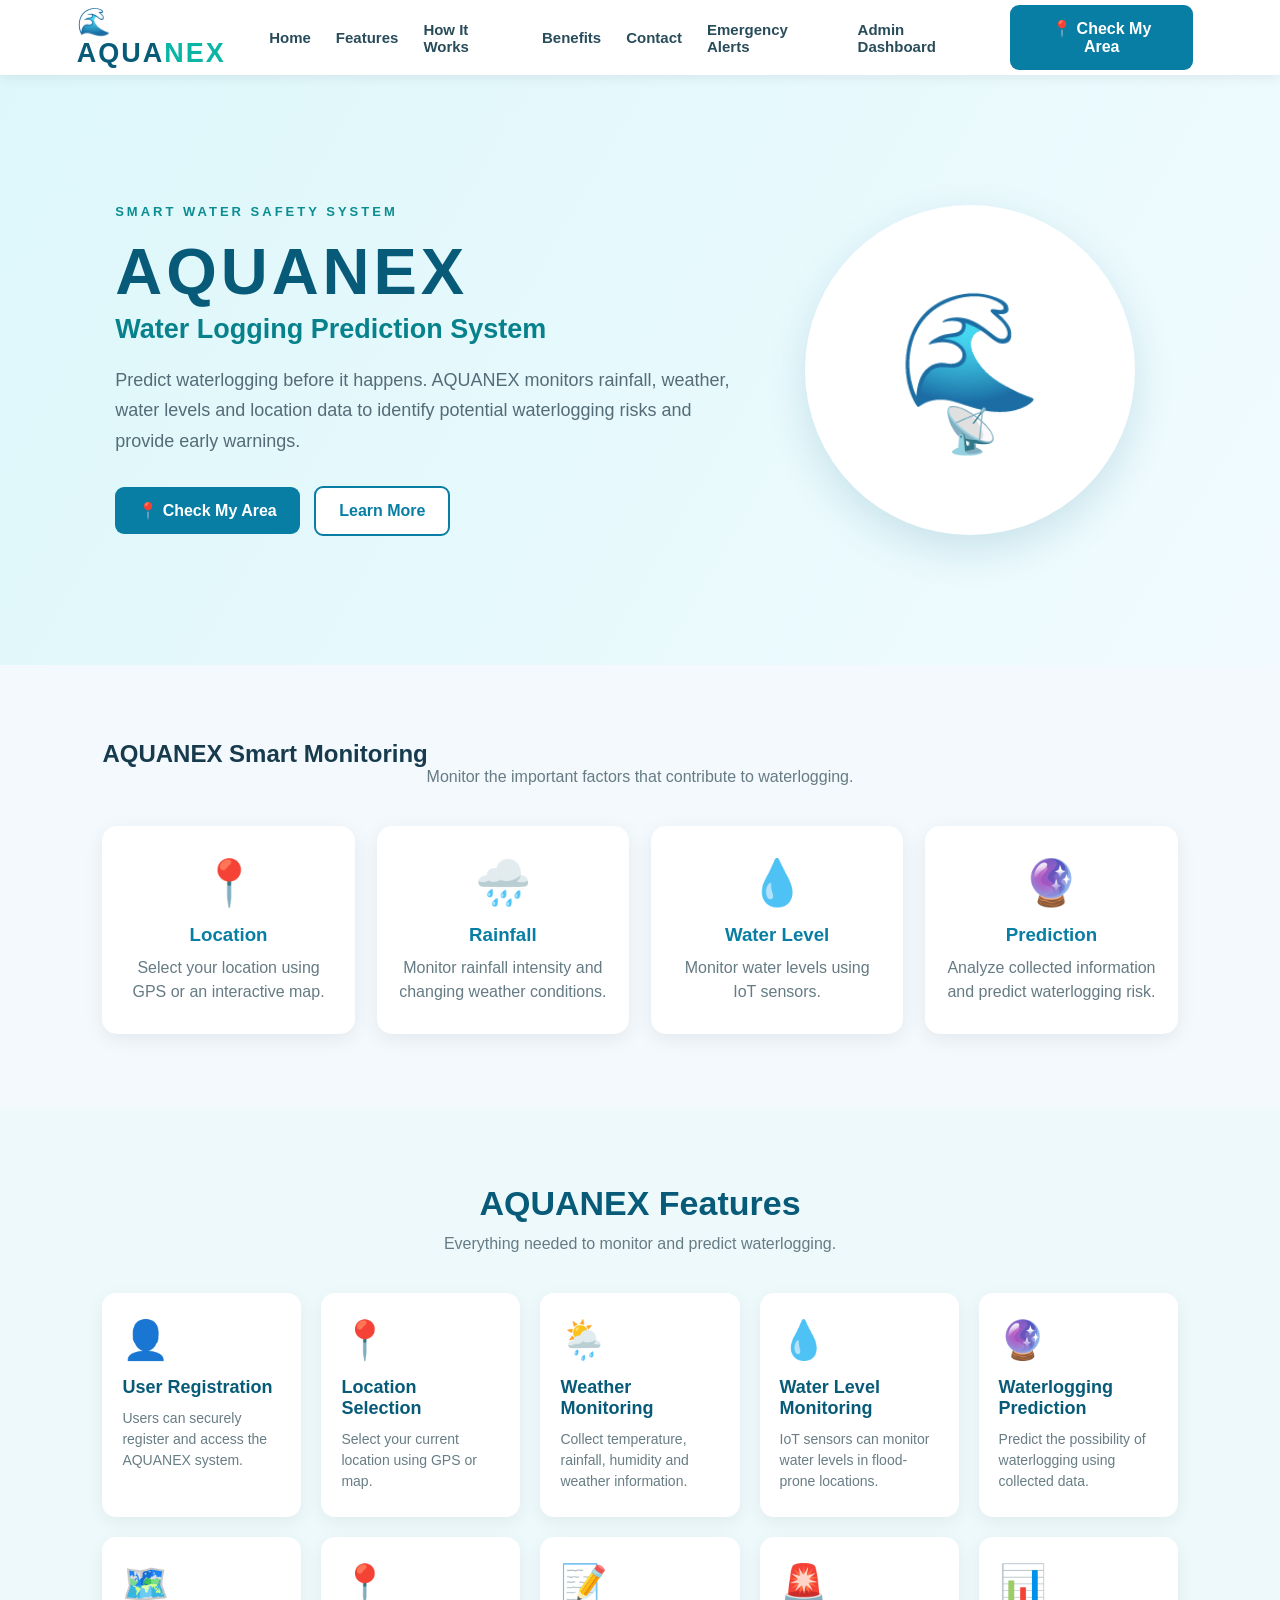
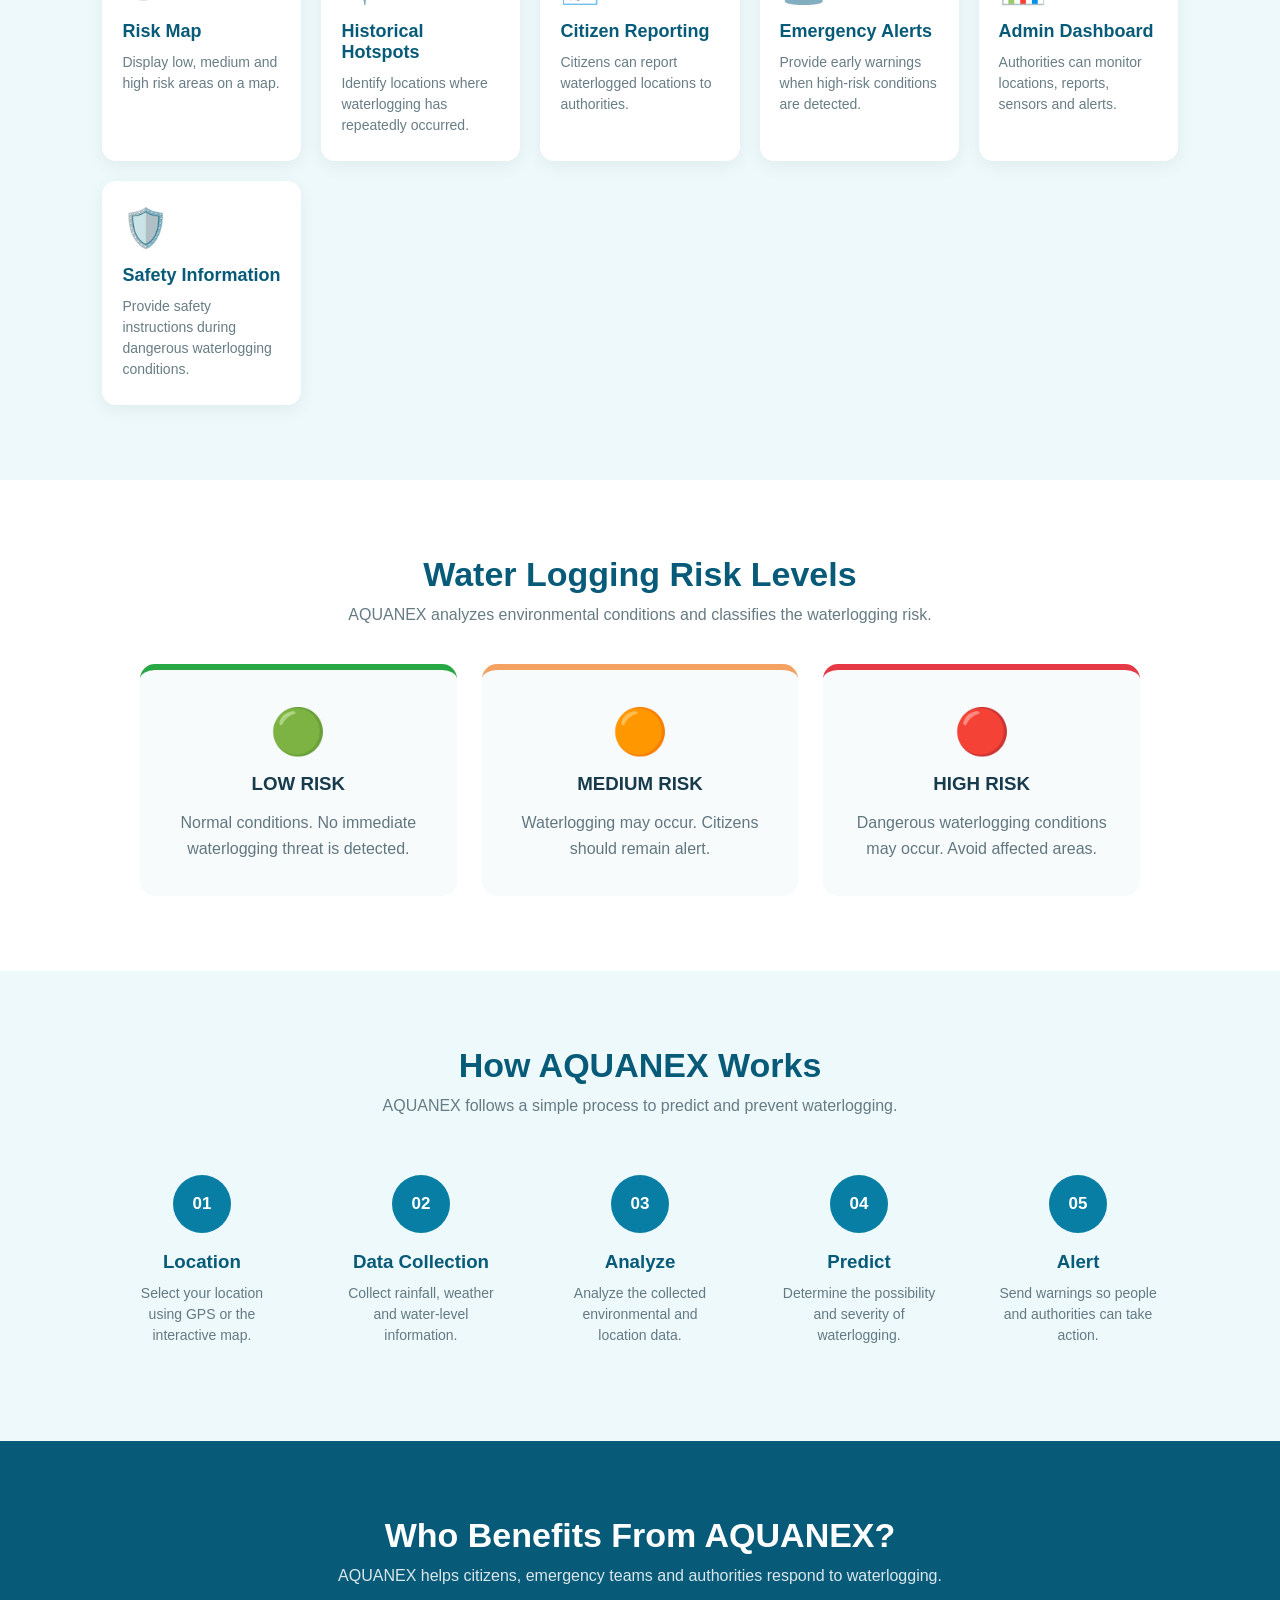
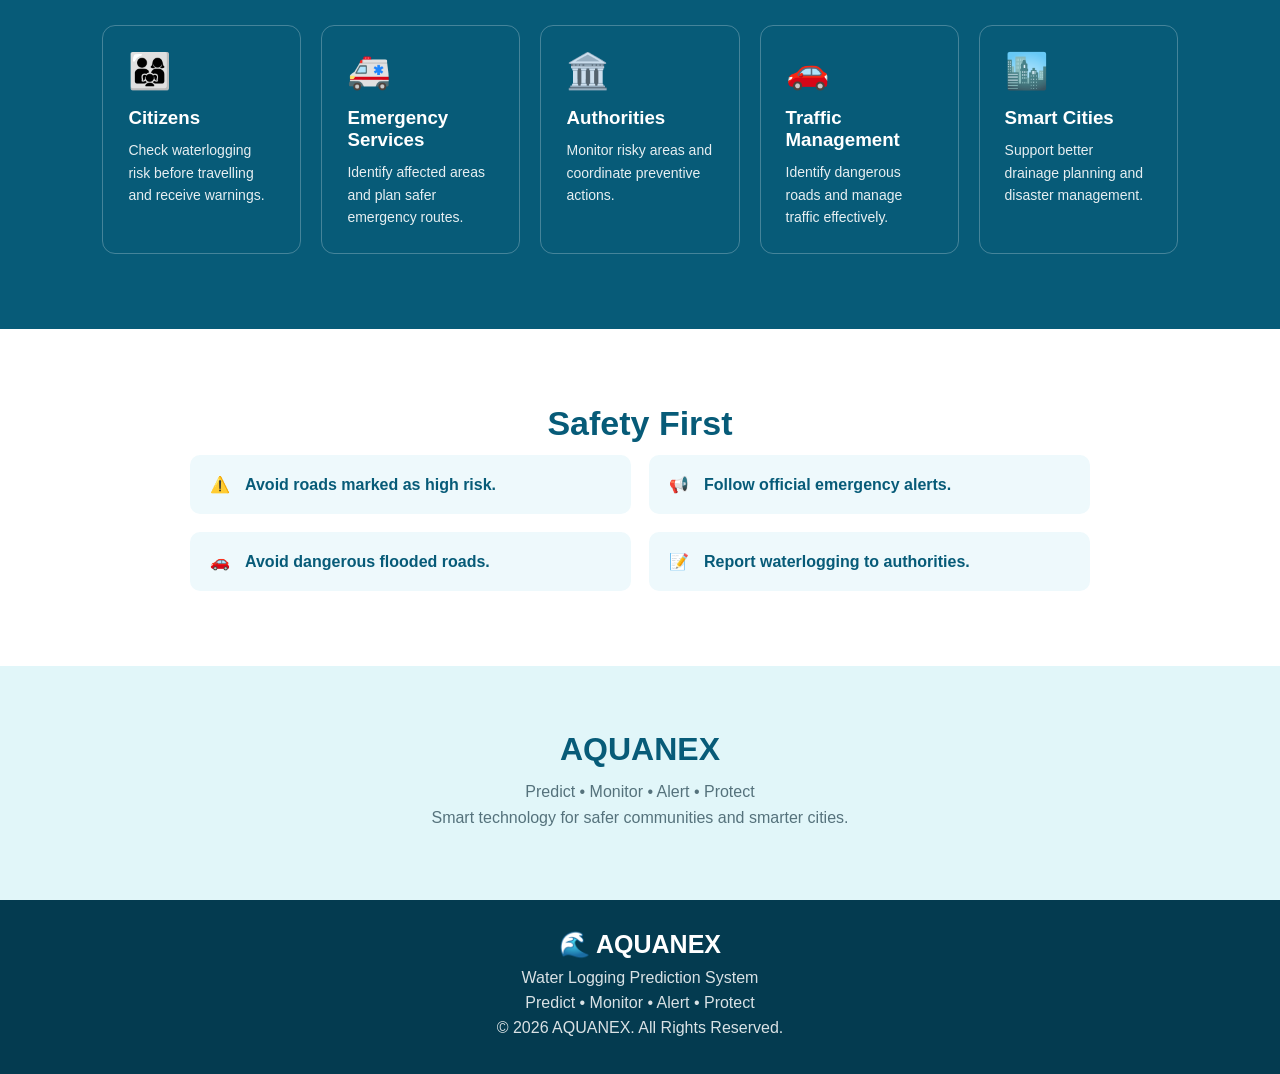
<file: frontend/index.html>
<!DOCTYPE html>
<html lang="en">

<head>

    <meta charset="UTF-8">

    <meta name="viewport"
          content="width=device-width, initial-scale=1.0">

    <title>AQUANEX | Water Logging Prediction</title>

    <!-- Connect CSS -->
    <link rel="stylesheet" href="css/style.css">

</head>

<body>

    <!-- ================= HEADER ================= -->

    <header>

        <div class="logo">
            🌊 AQUA<span>NEX</span>
        </div>

        <nav>

            <a href="#home">Home</a>

            <a href="#features">Features</a>

            <a href="#how-it-works">How It Works</a>

            <a href="#benefits">Benefits</a>

            <a href="#contact">Contact</a>

            <a href="pages/emergency.html">Emergency Alerts</a>

            <a href="pages/admin.html">Admin Dashboard</a>

            <button class="primary-btn"
                    onclick="window.location.href='pages/location.html'">

                📍 Check My Area

            </button>

        </nav>

    </header>


    <!-- ================= HOME / HERO ================= -->

    <section class="hero" id="home">

        <div class="hero-content">

            <div class="small-title">
                SMART WATER SAFETY SYSTEM
            </div>

            <h1>
                AQUANEX
            </h1>

            <h2>
                Water Logging Prediction System
            </h2>

            <p>
                Predict waterlogging before it happens.
                AQUANEX monitors rainfall, weather,
                water levels and location data to
                identify potential waterlogging risks
                and provide early warnings.
            </p>

            <div class="hero-buttons">

                <button class="primary-btn"
                        onclick="checkArea()">

                    📍 Check My Area

                </button>

                <button class="secondary-btn"
                        onclick="learnMore()">

                    Learn More

                </button>

            </div>

        </div>


        <!-- HERO VISUAL -->

        <div class="hero-visual">

            <div class="water-circle">

                <div class="wave">
                    🌊
                </div>

                <div class="sensor-icon">
                    📡
                </div>

            </div>

        </div>

    </section>


    <!-- ================= QUICK STATUS ================= -->

    <section class="status-section">

        <h2>
            AQUANEX Smart Monitoring
        </h2>

        <p class="section-description">
            Monitor the important factors that
            contribute to waterlogging.
        </p>


        <div class="status-grid">


            <div class="status-card">

                <div class="card-icon">
                    📍
                </div>

                <h3>
                    Location
                </h3>

                <p>
                    Select your location using GPS
                    or an interactive map.
                </p>

            </div>


            <div class="status-card">

                <div class="card-icon">
                    🌧️
                </div>

                <h3>
                    Rainfall
                </h3>

                <p>
                    Monitor rainfall intensity and
                    changing weather conditions.
                </p>

            </div>


            <div class="status-card">

                <div class="card-icon">
                    💧
                </div>

                <h3>
                    Water Level
                </h3>

                <p>
                    Monitor water levels using
                    IoT sensors.
                </p>

            </div>


            <div class="status-card">

                <div class="card-icon">
                    🔮
                </div>

                <h3>
                    Prediction
                </h3>

                <p>
                    Analyze collected information
                    and predict waterlogging risk.
                </p>

            </div>

        </div>

    </section>


    <!-- ================= FEATURES ================= -->

    <section class="features-section"
             id="features">

        <h2 class="section-title">
            AQUANEX Features
        </h2>

        <p class="section-description">
            Everything needed to monitor and
            predict waterlogging.
        </p>


        <div class="feature-grid">


            <!-- USER REGISTRATION -->

           <div class="feature-card"
     onclick="window.location.href='pages/register.html'"
     style="cursor: pointer;">

    <div class="feature-icon">
        👤
    </div>

    <h3>
        User Registration
    </h3>

    <p>
        Users can securely register and
        access the AQUANEX system.
    </p>

</div>


            <!-- LOCATION SELECTION -->

            <div class="feature-card"
                 onclick="window.location.href='pages/location.html'"
                 style="cursor: pointer;">

                <div class="feature-icon">
                    📍
                </div>

                <h3>
                    Location Selection
                </h3>

                <p>
                    Select your current location
                    using GPS or map.
                </p>

            </div>


            <!-- WEATHER MONITORING -->

            <div class="feature-card"
                 onclick="window.location.href='pages/weather.html'"
                 style="cursor: pointer;">

                <div class="feature-icon">
                    🌦️
                </div>

                <h3>
                    Weather Monitoring
                </h3>

                <p>
                    Collect temperature, rainfall,
                    humidity and weather information.
                </p>

            </div>


            <!-- WATER LEVEL MONITORING -->

            <div class="feature-card"
                 onclick="window.location.href='pages/waterlevel.html'"
                 style="cursor: pointer;">

                <div class="feature-icon">
                    💧
                </div>

                <h3>
                    Water Level Monitoring
                </h3>

                <p>
                    IoT sensors can monitor water
                    levels in flood-prone locations.
                </p>

            </div>


            <!-- WATERLOGGING PREDICTION -->

            <div class="feature-card"
     onclick="window.location.href='pages/riskanalysis.html'"
     style="cursor: pointer;">

    <div class="feature-icon">
        🔮
    </div>

    <h3>
        Waterlogging Prediction
    </h3>

    <p>
        Predict the possibility of
        waterlogging using collected data.
    </p>

</div>

            <!-- RISK MAP -->

            <div class="feature-card"
     onclick="window.location.href='pages/map.html'"
     style="cursor: pointer;">

    <div class="feature-icon">
        🗺️
    </div>

    <h3>
        Risk Map
    </h3>

    <p>
        Display low, medium and high
        risk areas on a map.
    </p>

</div>

<!-- HISTORICAL HOTSPOTS -->
<div class="feature-card"
     onclick="window.location.href='pages/hotspots.html'"
     style="cursor: pointer;">

    <div class="feature-icon">📍</div>

    <h3>Historical Hotspots</h3>

    <p>
        Identify locations where waterlogging has
        repeatedly occurred.
    </p>

</div>

            <!-- CITIZEN REPORTING -->

           <div class="feature-card"
     onclick="window.location.href='pages/report.html'"
     style="cursor: pointer;">

    <div class="feature-icon">
        📝
    </div>

    <h3>
        Citizen Reporting
    </h3>

    <p>
        Citizens can report waterlogged
        locations to authorities.
    </p>

</div>


            <!-- EMERGENCY ALERTS -->

            <div class="feature-card"
                 onclick="window.location.href='pages/emergency.html'"
                 style="cursor: pointer;">

                <div class="feature-icon">
                    🚨
                </div>

                <h3>
                    Emergency Alerts
                </h3>

                <p>
                    Provide early warnings when
                    high-risk conditions are detected.
                </p>

            </div>


            <!-- ADMIN DASHBOARD -->

            <div class="feature-card"
                 onclick="window.location.href='pages/admin.html'"
                 style="cursor: pointer;">

                <div class="feature-icon">
                    📊
                </div>

                <h3>
                    Admin Dashboard
                </h3>

                <p>
                    Authorities can monitor locations,
                    reports, sensors and alerts.
                </p>

            </div>


            <!-- SAFETY INFORMATION -->

            <div class="feature-card"
     onclick="window.location.href='pages/safety.html'"
     style="cursor: pointer;">

    <div class="feature-icon">
        🛡️
    </div>

    <h3>
        Safety Information
    </h3>

    <p>
        Provide safety instructions during
        dangerous waterlogging conditions.
    </p>

</div>
            

        </div>

    </section>


    <!-- ================= RISK LEVEL ================= -->

    <section class="risk-section" id="risk">

        <h2 class="section-title">
            Water Logging Risk Levels
        </h2>

        <p class="section-description">
            AQUANEX analyzes environmental conditions
            and classifies the waterlogging risk.
        </p>

        <div class="risk-grid">

            <div class="risk-card low-risk">

                <div class="risk-symbol">🟢</div>

                <h3>LOW RISK</h3>

                <p>
                    Normal conditions. No immediate
                    waterlogging threat is detected.
                </p>

            </div>


            <div class="risk-card medium-risk">

                <div class="risk-symbol">🟠</div>

                <h3>MEDIUM RISK</h3>

                <p>
                    Waterlogging may occur.
                    Citizens should remain alert.
                </p>

            </div>


            <div class="risk-card high-risk">

                <div class="risk-symbol">🔴</div>

                <h3>HIGH RISK</h3>

                <p>
                    Dangerous waterlogging conditions
                    may occur. Avoid affected areas.
                </p>

            </div>

        </div>

    </section>


    <!-- ================= HOW AQUANEX WORKS ================= -->

    <section class="how-section" id="how-it-works">

        <h2 class="section-title">
            How AQUANEX Works
        </h2>

        <p class="section-description">
            AQUANEX follows a simple process to
            predict and prevent waterlogging.
        </p>

        <div class="steps">

            <div class="step">

                <div class="step-number">01</div>

                <h3>Location</h3>

                <p>
                    Select your location using GPS
                    or the interactive map.
                </p>

            </div>


            <div class="step">

                <div class="step-number">02</div>

                <h3>Data Collection</h3>

                <p>
                    Collect rainfall, weather and
                    water-level information.
                </p>

            </div>


            <div class="step">

                <div class="step-number">03</div>

                <h3>Analyze</h3>

                <p>
                    Analyze the collected environmental
                    and location data.
                </p>

            </div>


            <div class="step">

                <div class="step-number">04</div>

                <h3>Predict</h3>

                <p>
                    Determine the possibility and
                    severity of waterlogging.
                </p>

            </div>


            <div class="step">

                <div class="step-number">05</div>

                <h3>Alert</h3>

                <p>
                    Send warnings so people and
                    authorities can take action.
                </p>

            </div>

        </div>

    </section>


    <!-- ================= WHO BENEFITS ================= -->

    <section class="benefits-section" id="benefits">

        <h2 class="section-title white-title">
            Who Benefits From AQUANEX?
        </h2>

        <p class="section-description benefits-description">
            AQUANEX helps citizens, emergency teams
            and authorities respond to waterlogging.
        </p>

        <div class="benefit-grid">

            <div class="benefit-card">

                <div>👨‍👩‍👧</div>

                <h3>Citizens</h3>

                <p>
                    Check waterlogging risk before
                    travelling and receive warnings.
                </p>

            </div>


            <div class="benefit-card">

                <div>🚑</div>

                <h3>Emergency Services</h3>

                <p>
                    Identify affected areas and
                    plan safer emergency routes.
                </p>

            </div>


            <div class="benefit-card">

                <div>🏛️</div>

                <h3>Authorities</h3>

                <p>
                    Monitor risky areas and coordinate
                    preventive actions.
                </p>

            </div>


            <div class="benefit-card">

                <div>🚗</div>

                <h3>Traffic Management</h3>

                <p>
                    Identify dangerous roads and
                    manage traffic effectively.
                </p>

            </div>


            <div class="benefit-card">

                <div>🏙️</div>

                <h3>Smart Cities</h3>

                <p>
                    Support better drainage planning
                    and disaster management.
                </p>

            </div>

        </div>

    </section>


    <!-- ================= SAFETY ================= -->

    <section class="safety-section">

        <h2 class="section-title">
            Safety First
        </h2>

        <div class="safety-box">

            <div class="safety-item">
                ⚠️
                <span>
                    Avoid roads marked as high risk.
                </span>
            </div>

            <div class="safety-item">
                📢
                <span>
                    Follow official emergency alerts.
                </span>
            </div>

            <div class="safety-item">
                🚗
                <span>
                    Avoid dangerous flooded roads.
                </span>
            </div>

            <div class="safety-item">
                📝
                <span>
                    Report waterlogging to authorities.
                </span>
            </div>

        </div>

    </section>


    <!-- ================= CONTACT ================= -->

    <section class="contact-section" id="contact">

        <h2>
            AQUANEX
        </h2>

        <p>
            Predict • Monitor • Alert • Protect
        </p>

        <p>
            Smart technology for safer communities
            and smarter cities.
        </p>

    </section>


    <!-- ================= FOOTER ================= -->

    <footer>

        <div class="footer-logo">
            🌊 AQUANEX
        </div>

        <p>
            Water Logging Prediction System
        </p>

        <p>
            Predict • Monitor • Alert • Protect
        </p>

        <p>
            © 2026 AQUANEX. All Rights Reserved.
        </p>

    </footer>

</body>

</html>
</file>
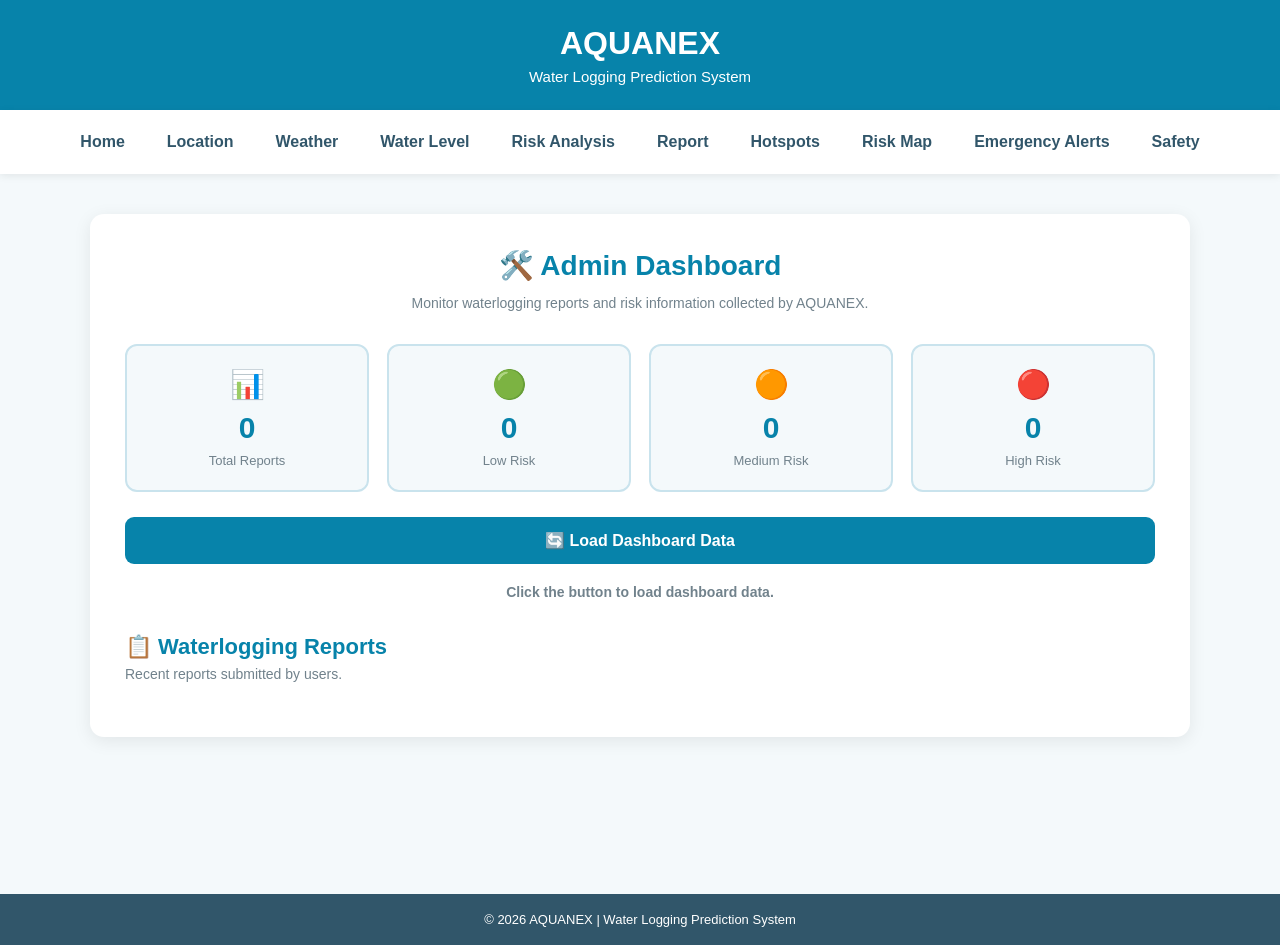
<file: frontend/pages/admin.html>
<!DOCTYPE html>
<html lang="en">

<head>

    <meta charset="UTF-8">

    <meta name="viewport"
          content="width=device-width, initial-scale=1.0">

    <title>Admin Dashboard - AQUANEX</title>

    <link rel="stylesheet"
          href="../css/admin.css">

</head>


<body>


<!-- =====================================================
     HEADER
     ===================================================== -->

<header>

    <div class="header-content">

        <h1>AQUANEX</h1>

        <p>Water Logging Prediction System</p>

    </div>

</header>


<!-- =====================================================
     NAVIGATION
     ===================================================== -->

<nav>

    <a href="../index.html">
        Home
    </a>

    <a href="location.html">
        Location
    </a>

    <a href="weather.html">
        Weather
    </a>

    <a href="waterlevel.html">
        Water Level
    </a>

    <a href="riskanalysis.html">
        Risk Analysis
    </a>

    <a href="report.html">
        Report
    </a>

    <a href="hotspots.html">
        Hotspots
    </a>

    <a href="map.html">
        Risk Map
    </a>

    <a href="emergency.html">
    Emergency Alerts
</a>

<a href="safety.html">
    Safety
</a>

</nav>


<!-- =====================================================
     MAIN
     ===================================================== -->

<main>

    <div class="admin-container">


        <!-- =================================================
             PAGE TITLE
             ================================================= -->

        <div class="page-title">

            <h2>🛠️ Admin Dashboard</h2>

            <p>
                Monitor waterlogging reports and
                risk information collected by AQUANEX.
            </p>

        </div>


        <!-- =================================================
             DASHBOARD SUMMARY
             ================================================= -->

        <div class="dashboard-summary">


            <div class="summary-card">

                <div class="summary-icon">
                    📊
                </div>

                <h3 id="totalReports">
                    0
                </h3>

                <p>
                    Total Reports
                </p>

            </div>


            <div class="summary-card">

                <div class="summary-icon">
                    🟢
                </div>

                <h3 id="lowRisk">
                    0
                </h3>

                <p>
                    Low Risk
                </p>

            </div>


            <div class="summary-card">

                <div class="summary-icon">
                    🟠
                </div>

                <h3 id="mediumRisk">
                    0
                </h3>

                <p>
                    Medium Risk
                </p>

            </div>


            <div class="summary-card">

                <div class="summary-icon">
                    🔴
                </div>

                <h3 id="highRisk">
                    0
                </h3>

                <p>
                    High Risk
                </p>

            </div>


        </div>


        <!-- =================================================
             LOAD BUTTON
             ================================================= -->

        <button
            id="loadDashboardButton"
            class="load-button"
            onclick="loadDashboard()">

            🔄 Load Dashboard Data

        </button>


        <!-- =================================================
             STATUS
             ================================================= -->

        <div
            id="dashboardStatus"
            class="dashboard-status">

            Click the button to load dashboard data.

        </div>


        <!-- =================================================
             RECENT REPORTS
             ================================================= -->

        <section class="reports-section">

            <div class="section-title">

                <h2>
                    📋 Waterlogging Reports
                </h2>

                <p>
                    Recent reports submitted by users.
                </p>

            </div>


            <div
                id="reportsList"
                class="reports-list">

            </div>

        </section>


    </div>

</main>


<!-- =====================================================
     FOOTER
     ===================================================== -->

<footer>

    <p>
        © 2026 AQUANEX | Water Logging Prediction System
    </p>

</footer>


<!-- =====================================================
     JAVASCRIPT
     ===================================================== -->

<script src="../js/admin.js"></script>


</body>

</html>
</file>
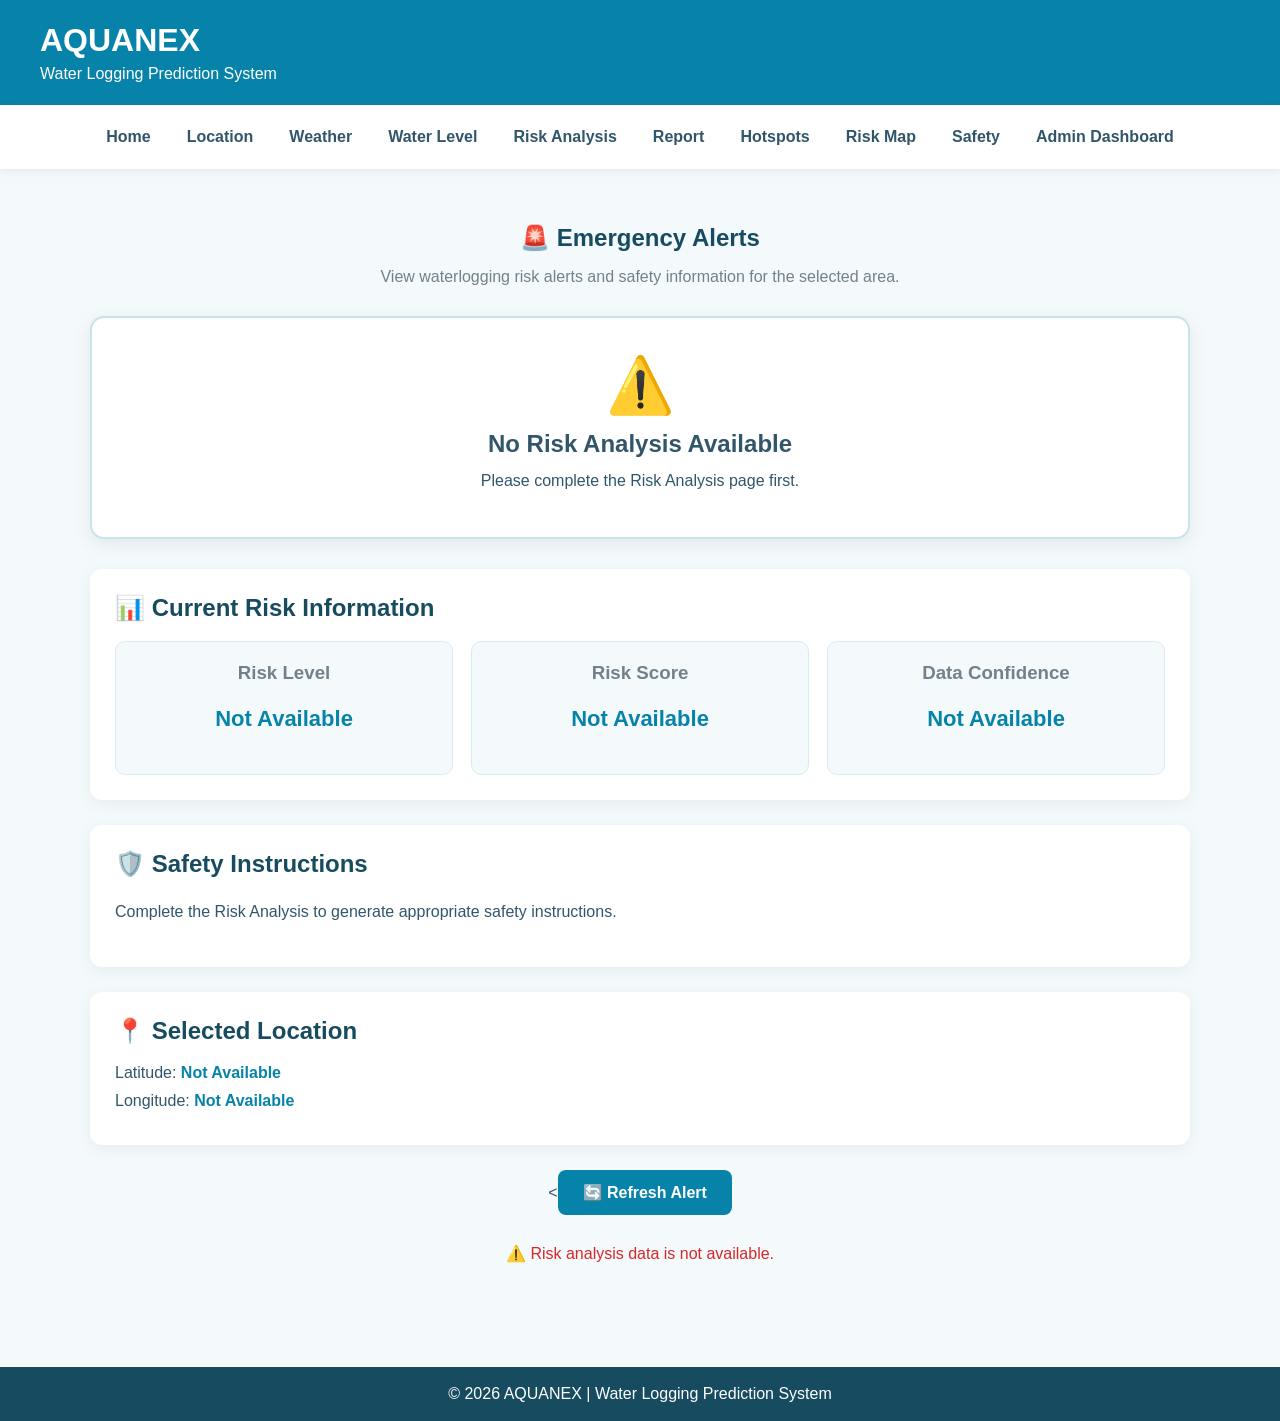
<file: frontend/pages/emergency.html>
<!DOCTYPE html>
<html lang="en">

<head>

    <meta charset="UTF-8">

    <meta name="viewport"
          content="width=device-width, initial-scale=1.0">

    <title>Emergency Alerts - AQUANEX</title>

    <link rel="stylesheet"
          href="../css/emergency.css">

</head>

<body>

<header>

    <div class="header-content">

        <h1>AQUANEX</h1>

        <p>Water Logging Prediction System</p>

    </div>

</header>


<nav>

    <a href="../index.html">Home</a>

    <a href="location.html">Location</a>

    <a href="weather.html">Weather</a>

    <a href="waterlevel.html">Water Level</a>

    <a href="riskanalysis.html">Risk Analysis</a>

    <a href="report.html">Report</a>

    <a href="hotspots.html">Hotspots</a>

    <a href="map.html">Risk Map</a>

    <a href="safety.html">
    Safety
</a>

    <a href="admin.html">Admin Dashboard</a>

</nav>


<main>

    <div class="emergency-container">

        <div class="page-title">

            <h2>🚨 Emergency Alerts</h2>

            <p>
                View waterlogging risk alerts and safety information
                for the selected area.
            </p>

        </div>


        <div id="alertBox"
             class="alert-box">

            <div id="alertIcon"
                 class="alert-icon">
                ⚠️
            </div>

            <h2 id="alertTitle">
                No Alert Available
            </h2>

            <p id="alertMessage">
                Please complete the Risk Analysis first.
            </p>

        </div>


        <div class="risk-information">

            <h2>📊 Current Risk Information</h2>

            <div class="info-grid">

                <div class="info-card">

                    <h3>Risk Level</h3>

                    <p id="riskLevel">
                        Not Available
                    </p>

                </div>


                <div class="info-card">

                    <h3>Risk Score</h3>

                    <p id="riskScore">
                        Not Available
                    </p>

                </div>


                <div class="info-card">

                    <h3>Data Confidence</h3>

                    <p id="confidence">
                        Not Available
                    </p>

                </div>

            </div>

        </div>


        <div class="safety-section">

            <h2>🛡️ Safety Instructions</h2>

            <div id="safetyInstructions">

                <p>
                    Complete the Risk Analysis to view
                    safety instructions.
                </p>

            </div>

        </div>


        <div class="location-section">

            <h2>📍 Selected Location</h2>

            <p>
                Latitude:
                <span id="latitude">
                    Not Available
                </span>
            </p>

            <p>
                Longitude:
                <span id="longitude">
                    Not Available
                </span>
            </p>

        </div>


        <div class="button-section">

   <<button
    type="button"
    id="refreshAlertButton">

    🔄 Refresh Alert

</button>

        <div id="emergencyStatus"
             class="emergency-status">

            Complete Risk Analysis to generate an alert.

        </div>

    </div>

</main>


<footer>

    <p>
        © 2026 AQUANEX |
        Water Logging Prediction System
    </p>

</footer>


<script src="../js/emergency.js"></script>

</body>

</html>
</file>
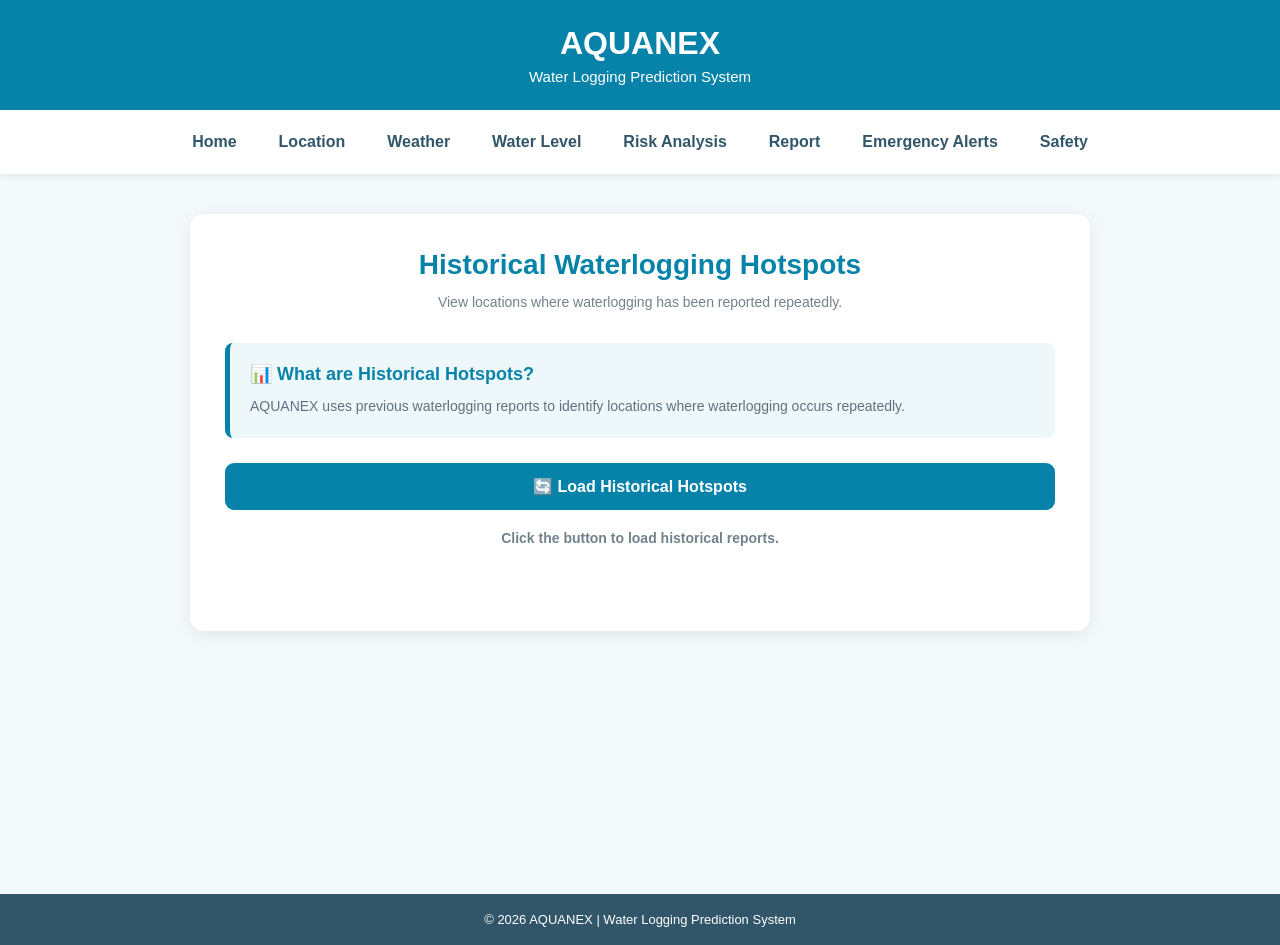
<file: frontend/pages/hotspots.html>
<!DOCTYPE html>
<html lang="en">

<head>

    <meta charset="UTF-8">

    <meta name="viewport"
          content="width=device-width, initial-scale=1.0">

    <title>Historical Hotspots - AQUANEX</title>

    <link rel="stylesheet"
          href="../css/hotspots.css">

</head>


<body>


<!-- =====================================================
     HEADER
     ===================================================== -->

<header>

    <div class="header-content">

        <h1>AQUANEX</h1>

        <p>Water Logging Prediction System</p>

    </div>

</header>


<!-- =====================================================
     NAVIGATION
     ===================================================== -->

<nav>

    <a href="../index.html">
        Home
    </a>

    <a href="location.html">
        Location
    </a>

    <a href="weather.html">
        Weather
    </a>

    <a href="waterlevel.html">
        Water Level
    </a>

    <a href="riskanalysis.html">
        Risk Analysis
    </a>

    <a href="report.html">
        Report
    </a>

    <a href="emergency.html">
    Emergency Alerts
</a>

<a href="safety.html">
    Safety
</a>
</nav>


<!-- =====================================================
     MAIN CONTENT
     ===================================================== -->

<main>

    <div class="hotspot-container">


        <!-- PAGE TITLE -->

        <div class="page-title">

            <h2>Historical Waterlogging Hotspots</h2>

            <p>
                View locations where waterlogging has
                been reported repeatedly.
            </p>

        </div>


        <!-- =================================================
             INFORMATION BOX
             ================================================= -->

        <div class="info-box">

            <h3>📊 What are Historical Hotspots?</h3>

            <p>
                AQUANEX uses previous waterlogging reports
                to identify locations where waterlogging
                occurs repeatedly.
            </p>

        </div>


        <!-- =================================================
             LOAD BUTTON
             ================================================= -->

        <button
            id="loadHotspotsButton"
            class="load-button"
            onclick="loadHotspots()">

            🔄 Load Historical Hotspots

        </button>


        <!-- =================================================
             STATUS
             ================================================= -->

        <div
            id="hotspotStatus"
            class="hotspot-status">

            Click the button to load historical reports.

        </div>


        <!-- =================================================
             HOTSPOT SUMMARY
             ================================================= -->

        <div
            id="hotspotSummary"
            class="hotspot-summary">

        </div>


        <!-- =================================================
             HOTSPOT LIST
             ================================================= -->

        <div
            id="hotspotList"
            class="hotspot-list">

        </div>


    </div>

</main>


<!-- =====================================================
     FOOTER
     ===================================================== -->

<footer>

    <p>
        © 2026 AQUANEX | Water Logging Prediction System
    </p>

</footer>


<!-- =====================================================
     JAVASCRIPT
     ===================================================== -->

<script src="../js/hotspots.js"></script>

</body>

</html>
</file>
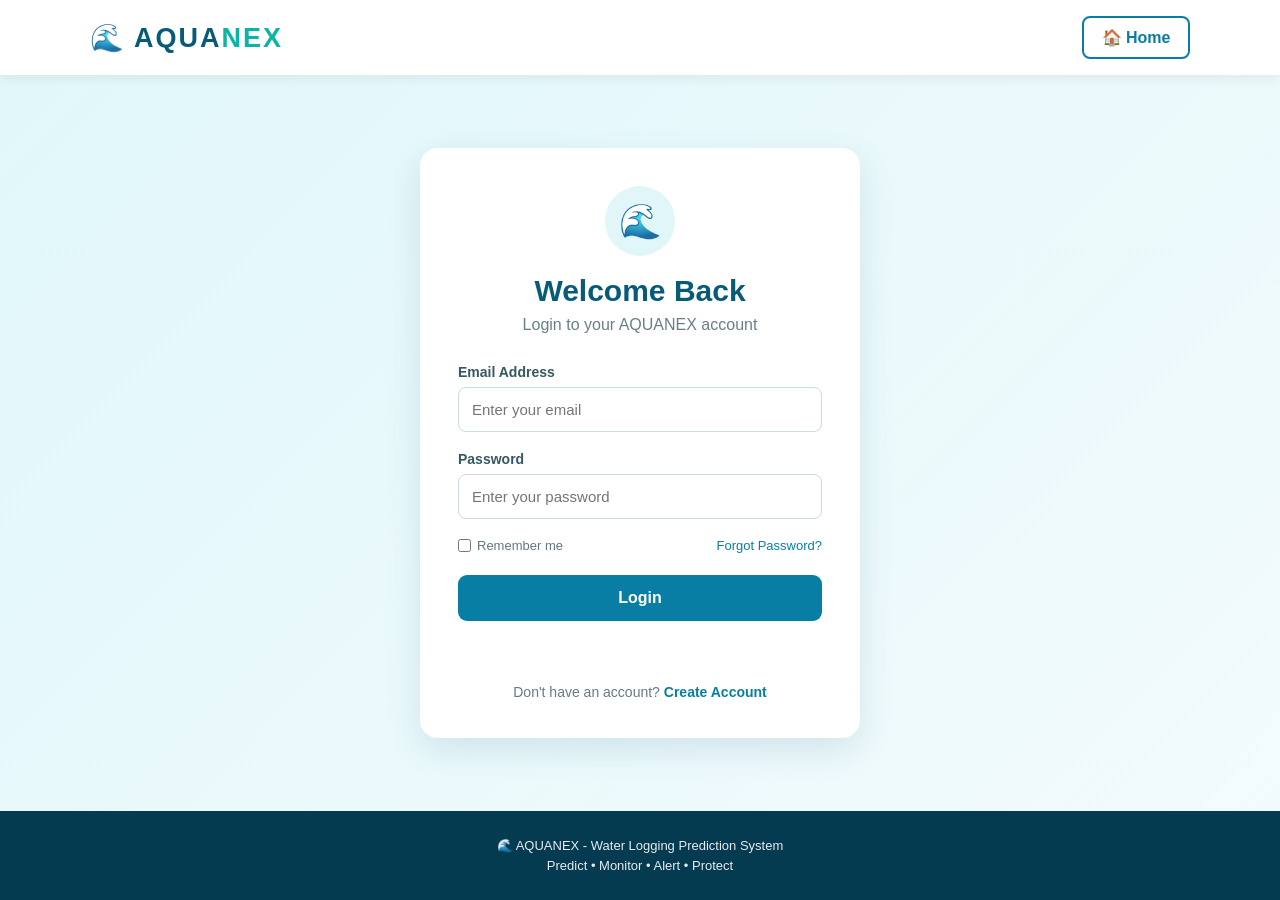
<file: frontend/pages/login.html>
<!DOCTYPE html>
<html lang="en">

<head>

    <meta charset="UTF-8">

    <meta name="viewport"
          content="width=device-width, initial-scale=1.0">

    <title>AQUANEX | Login</title>

    <!-- Authentication CSS -->
    <link rel="stylesheet" href="../css/auth.css">

</head>

<body>

    <!-- ================= HEADER ================= -->

    <header>

        <div class="logo">
            🌊 AQUA<span>NEX</span>
        </div>

        <a href="../index.html" class="home-link">
            🏠 Home
        </a>

    </header>


    <!-- ================= LOGIN CONTAINER ================= -->

    <main class="auth-container">

        <div class="auth-card">

            <div class="auth-icon">
                🌊
            </div>

            <h1>
                Welcome Back
            </h1>

            <p class="subtitle">
                Login to your AQUANEX account
            </p>


            <!-- LOGIN FORM -->

            <form id="loginForm">

                <div class="input-group">

                    <label for="loginEmail">
                        Email Address
                    </label>

                    <input
                        type="email"
                        id="loginEmail"
                        placeholder="Enter your email"
                        required>

                </div>


                <div class="input-group">

                    <label for="loginPassword">
                        Password
                    </label>

                    <input
                        type="password"
                        id="loginPassword"
                        placeholder="Enter your password"
                        required
                        minlength="6">

                </div>


                <div class="remember-row">

                    <label>
                        <input
                            type="checkbox"
                            id="rememberMe">

                        Remember me
                    </label>

                    <a href="#" onclick="forgotPassword()">
                        Forgot Password?
                    </a>

                </div>


                <button
                    type="submit"
                    class="auth-button">

                    Login

                </button>

            </form>


            <div id="loginMessage"
                 class="message">
            </div>


            <!-- REGISTER LINK -->

            <p class="switch-text">

                Don't have an account?

                <a href="register.html">
                    Create Account
                </a>

            </p>

        </div>

    </main>


    <!-- ================= FOOTER ================= -->

    <footer>

        <p>
            🌊 AQUANEX - Water Logging Prediction System
        </p>

        <p>
            Predict • Monitor • Alert • Protect
        </p>

    </footer>


    <!-- JavaScript -->

    <script src="../js/auth.js"></script>

</body>

</html>
</file>
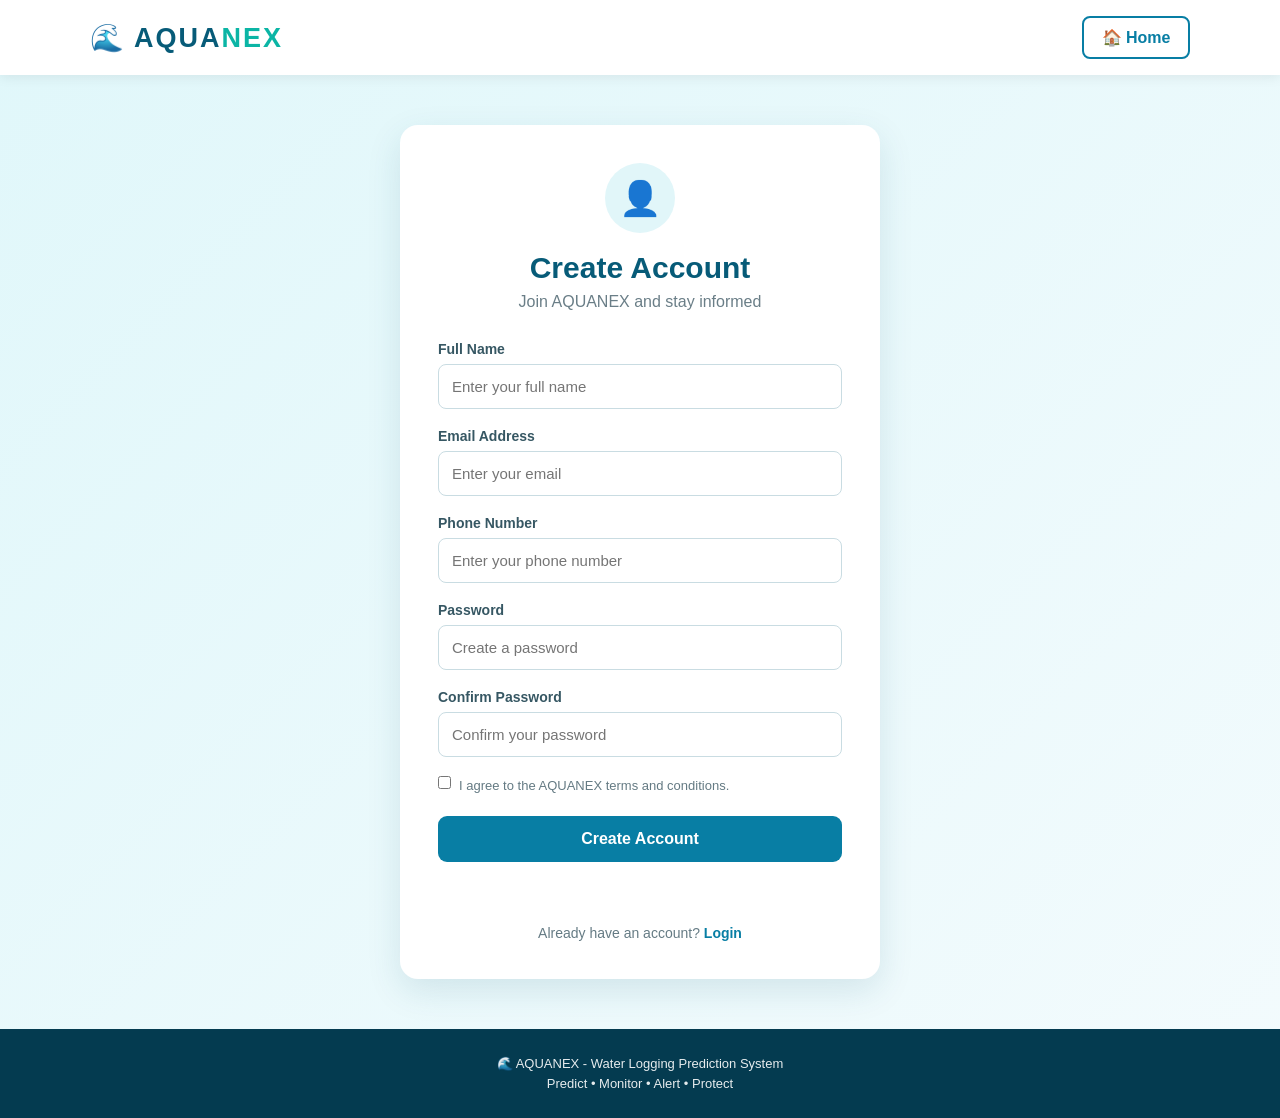
<file: frontend/pages/register.html>
<!DOCTYPE html>
<html lang="en">

<head>

    <meta charset="UTF-8">

    <meta name="viewport"
          content="width=device-width, initial-scale=1.0">

    <title>AQUANEX | Registration</title>

    <link rel="stylesheet" href="../css/auth.css">

</head>

<body>


    <!-- ================= HEADER ================= -->

    <header>

        <div class="logo">
            🌊 AQUA<span>NEX</span>
        </div>

        <a href="../index.html"
           class="home-link">

            🏠 Home

        </a>

    </header>


    <!-- ================= REGISTRATION ================= -->

    <main class="auth-container">

        <div class="auth-card register-card">

            <div class="auth-icon">
                👤
            </div>

            <h1>
                Create Account
            </h1>

            <p class="subtitle">
                Join AQUANEX and stay informed
            </p>


            <!-- REGISTRATION FORM -->

            <form id="registerForm">


                <div class="input-group">

                    <label for="name">
                        Full Name
                    </label>

                    <input
                        type="text"
                        id="name"
                        placeholder="Enter your full name"
                        required>

                </div>


                <div class="input-group">

                    <label for="email">
                        Email Address
                    </label>

                    <input
                        type="email"
                        id="email"
                        placeholder="Enter your email"
                        required>

                </div>


                <div class="input-group">

                    <label for="phone">
                        Phone Number
                    </label>

                    <input
                        type="tel"
                        id="phone"
                        placeholder="Enter your phone number"
                        pattern="[0-9]{10}"
                        required>

                </div>


                <div class="input-group">

                    <label for="password">
                        Password
                    </label>

                    <input
                        type="password"
                        id="password"
                        placeholder="Create a password"
                        minlength="6"
                        required>

                </div>


                <div class="input-group">

                    <label for="confirmPassword">
                        Confirm Password
                    </label>

                    <input
                        type="password"
                        id="confirmPassword"
                        placeholder="Confirm your password"
                        minlength="6"
                        required>

                </div>


                <div class="terms">

                    <label>

                        <input
                            type="checkbox"
                            id="terms"
                            required>

                        I agree to the AQUANEX
                        terms and conditions.

                    </label>

                </div>


                <button
                    type="submit"
                    class="auth-button">

                    Create Account

                </button>

            </form>


            <div id="registerMessage"
                 class="message">
            </div>


            <!-- LOGIN LINK -->

            <p class="switch-text">

                Already have an account?

                <a href="login.html">
                    Login
                </a>

            </p>

        </div>

    </main>


    <!-- ================= FOOTER ================= -->

    <footer>

        <p>
            🌊 AQUANEX - Water Logging Prediction System
        </p>

        <p>
            Predict • Monitor • Alert • Protect
        </p>

    </footer>


    <script src="../js/auth.js"></script>

</body>

</html>
</file>
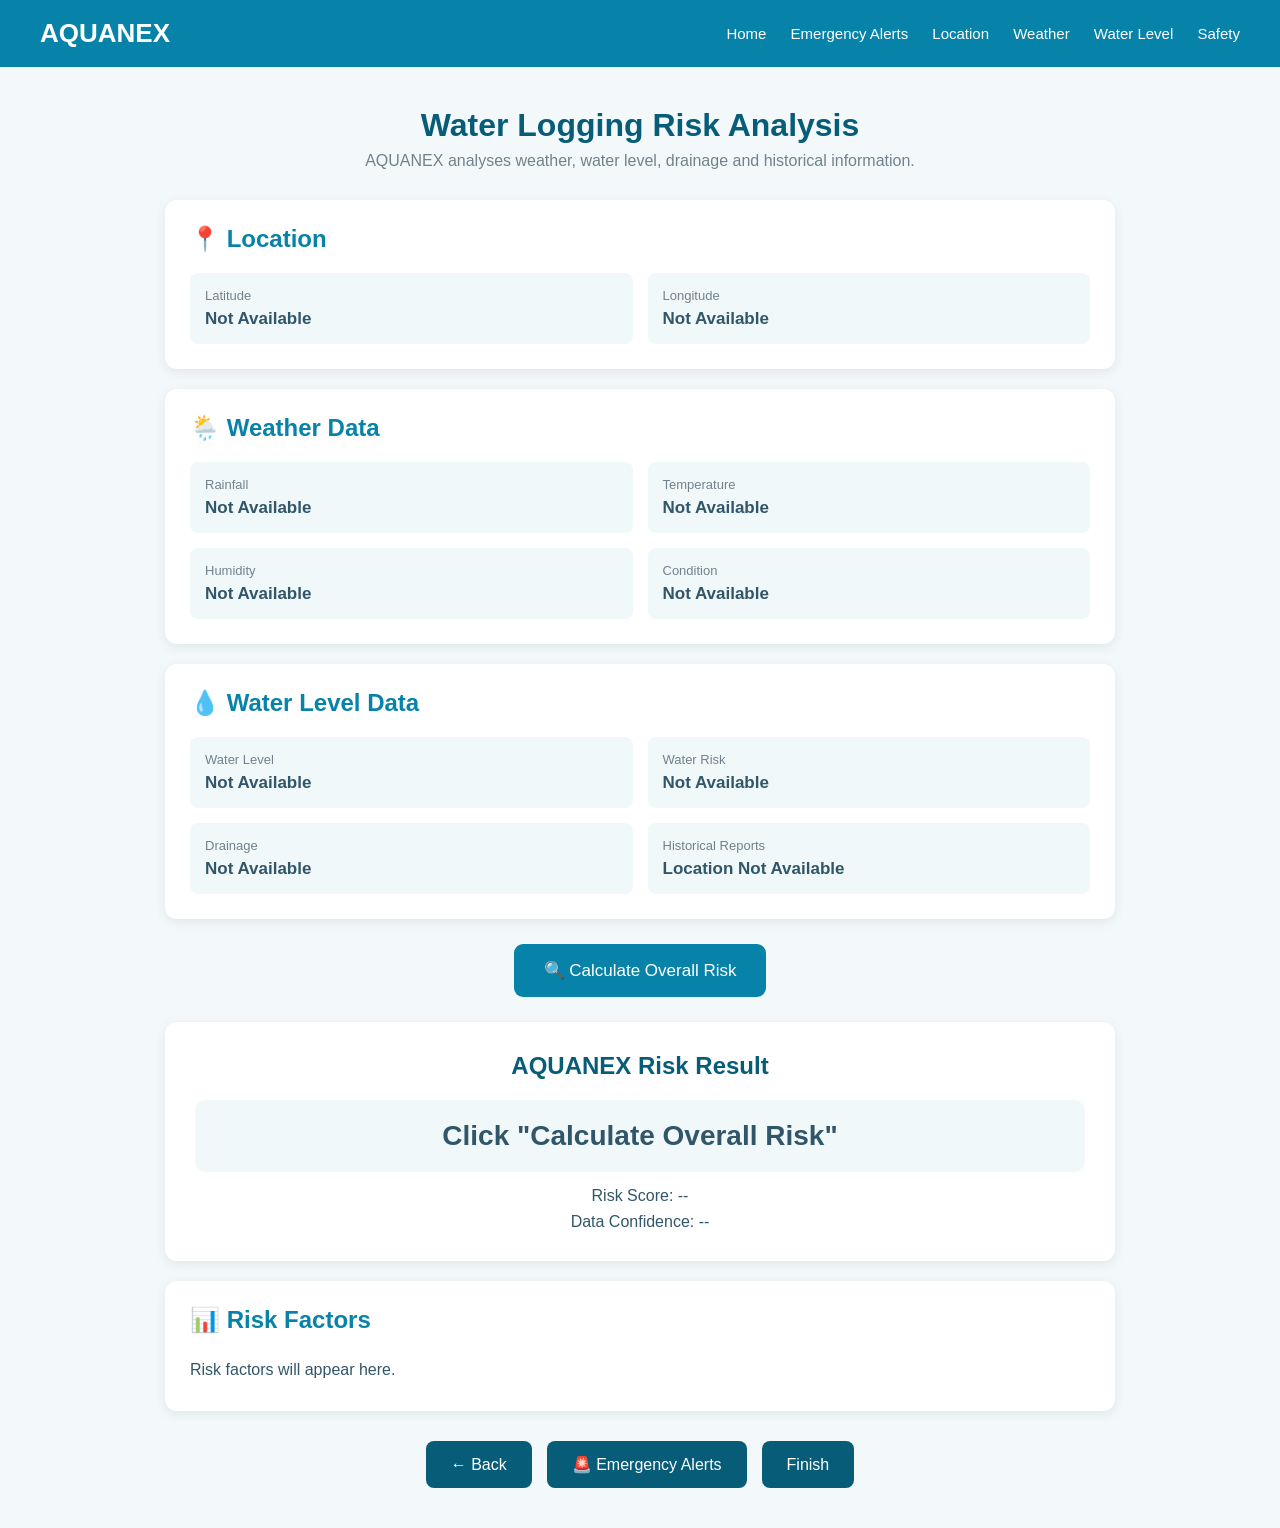
<file: frontend/pages/riskanalysis.html>
<!DOCTYPE html>
<html lang="en">

<head>

    <meta charset="UTF-8">

    <meta name="viewport"
          content="width=device-width, initial-scale=1.0">

    <title>Risk Analysis - AQUANEX</title>

    <link rel="stylesheet"
          href="../css/riskanalysis.css">

</head>


<body>


<header class="header">

    <div class="logo">
        AQUANEX
    </div>

    <nav>

        <a href="../index.html">
            Home
        </a>

        <a href="emergency.html">
    Emergency Alerts
</a>

        <a href="location.html">
            Location
        </a>

        <a href="weather.html">
            Weather
        </a>

        <a href="waterlevel.html">
            Water Level
        </a>

        <a href="safety.html">
    Safety
</a>
    </nav>

</header>



<main class="container">


    <h1>
        Water Logging Risk Analysis
    </h1>

    <p class="subtitle">
        AQUANEX analyses weather, water level,
        drainage and historical information.
    </p>



    <!-- LOCATION -->

    <section class="card">

        <h2>📍 Location</h2>

        <div class="info-grid">

            <div>

                <span>
                    Latitude
                </span>

                <strong id="latitude">
                    --
                </strong>

            </div>


            <div>

                <span>
                    Longitude
                </span>

                <strong id="longitude">
                    --
                </strong>

            </div>

        </div>

    </section>



    <!-- WEATHER -->

    <section class="card">

        <h2>🌦️ Weather Data</h2>

        <div class="info-grid">

            <div>

                <span>
                    Rainfall
                </span>

                <strong id="rainfall">
                    --
                </strong>

            </div>


            <div>

                <span>
                    Temperature
                </span>

                <strong id="temperature">
                    --
                </strong>

            </div>


            <div>

                <span>
                    Humidity
                </span>

                <strong id="humidity">
                    --
                </strong>

            </div>


            <div>

                <span>
                    Condition
                </span>

                <strong id="condition">
                    --
                </strong>

            </div>

        </div>

    </section>



    <!-- WATER DATA -->

    <section class="card">

        <h2>💧 Water Level Data</h2>

        <div class="info-grid">

            <div>

                <span>
                    Water Level
                </span>

                <strong id="waterLevel">
                    --
                </strong>

            </div>


            <div>

                <span>
                    Water Risk
                </span>

                <strong id="waterRisk">
                    --
                </strong>

            </div>


            <div>

                <span>
                    Drainage
                </span>

                <strong id="drainage">
                    --
                </strong>

            </div>


            <div>

                <span>
                    Historical Reports
                </span>

                <strong id="historicalReports">
                    --
                </strong>

            </div>

        </div>

    </section>



    <!-- CALCULATE -->

    <section class="calculate-card">

        <button
            type="button"
            onclick="calculateRisk()">

            🔍 Calculate Overall Risk

        </button>

    </section>



    <!-- FINAL RESULT -->

    <section class="risk-result">

        <h2>
            AQUANEX Risk Result
        </h2>


        <div id="riskLevel"
             class="risk-level">

            Click "Calculate Overall Risk"

        </div>


        <p id="riskScore">
            Risk Score: --
        </p>


        <p id="confidence">
            Data Confidence: --
        </p>

    </section>



    <!-- FACTORS -->

    <section class="card">

        <h2>
            📊 Risk Factors
        </h2>

        <div id="riskFactors">

            Risk factors will appear here.

        </div>

    </section>



    <div class="buttons">

        <button
            type="button"
            onclick="goBackToWaterLevel()">

            ← Back

        </button>

       <button
    type="button"
    onclick="goToEmergency()">

    🚨 Emergency Alerts

</button>


<button
    type="button"
    onclick="goToHome()">

    Finish

</button>

    </div>

    <script src="../js/riskanalysis.js"></script>

</main>

</body>

</html>
</file>
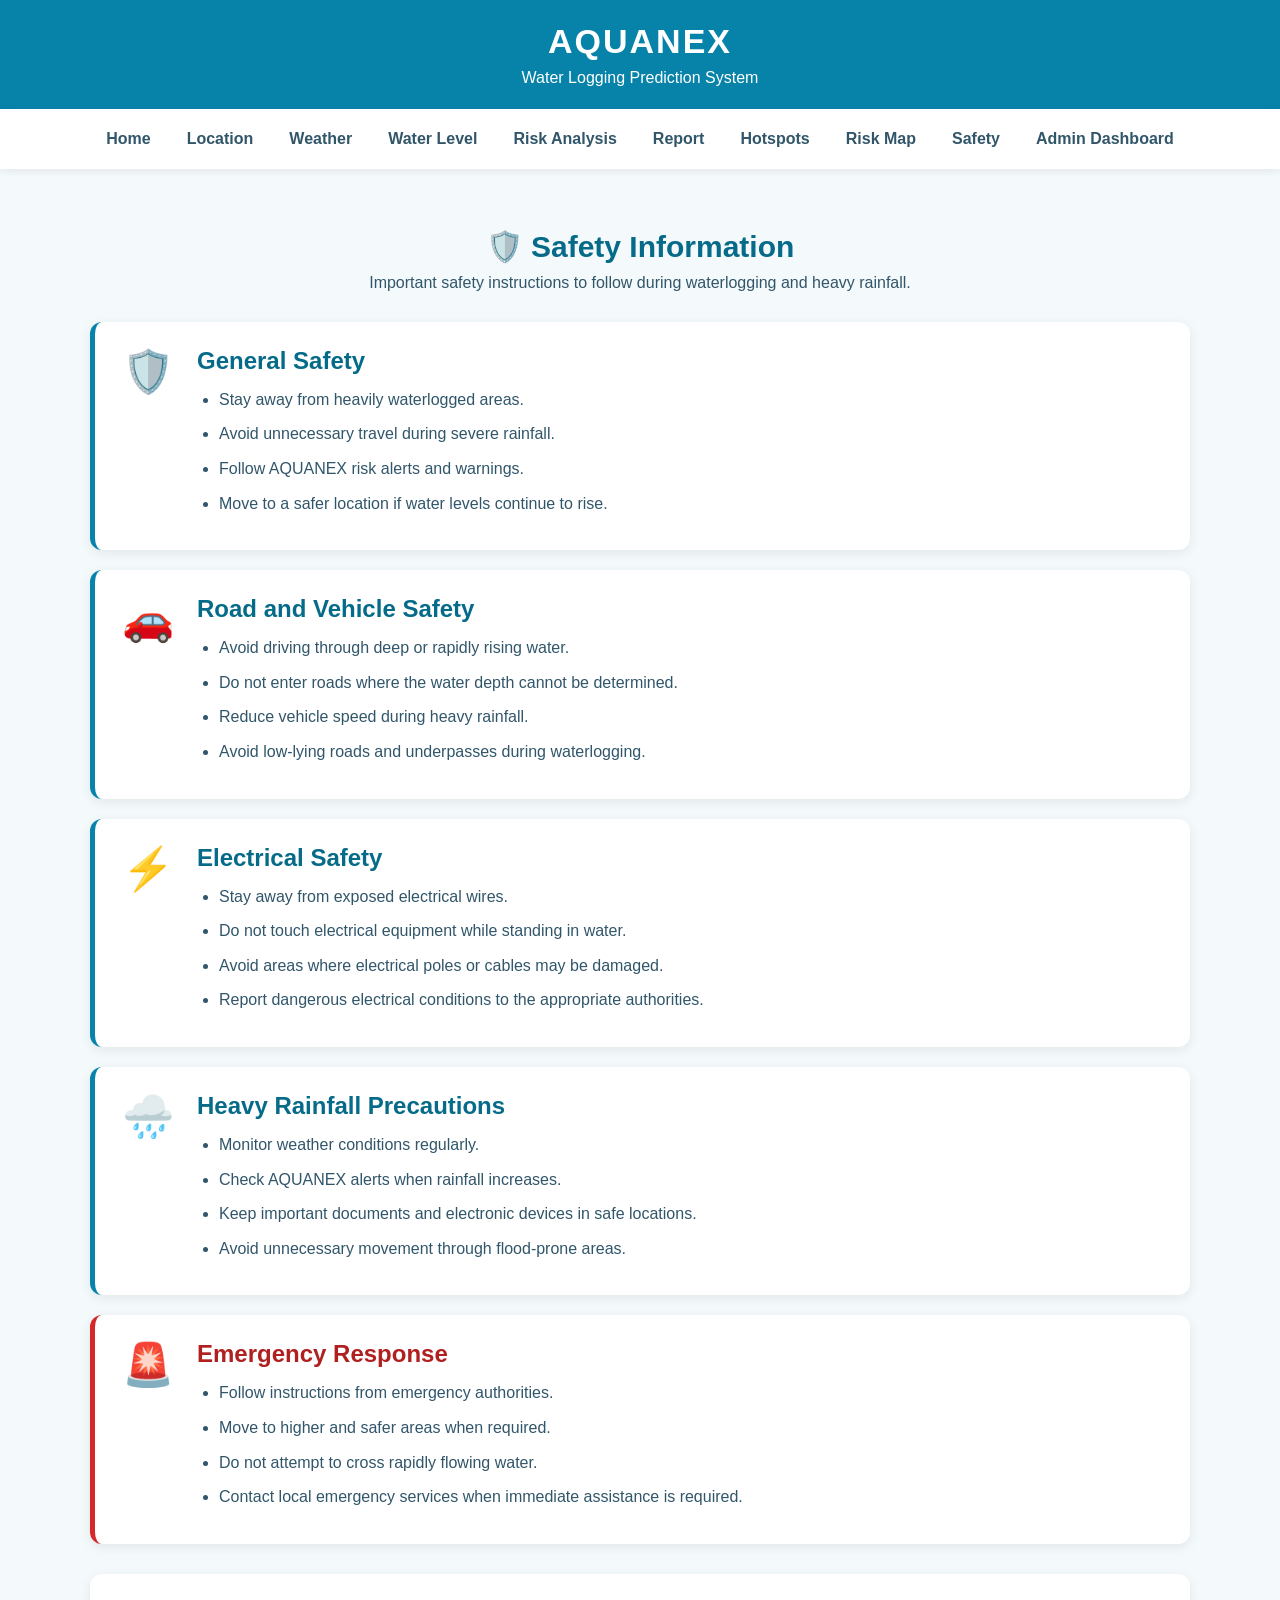
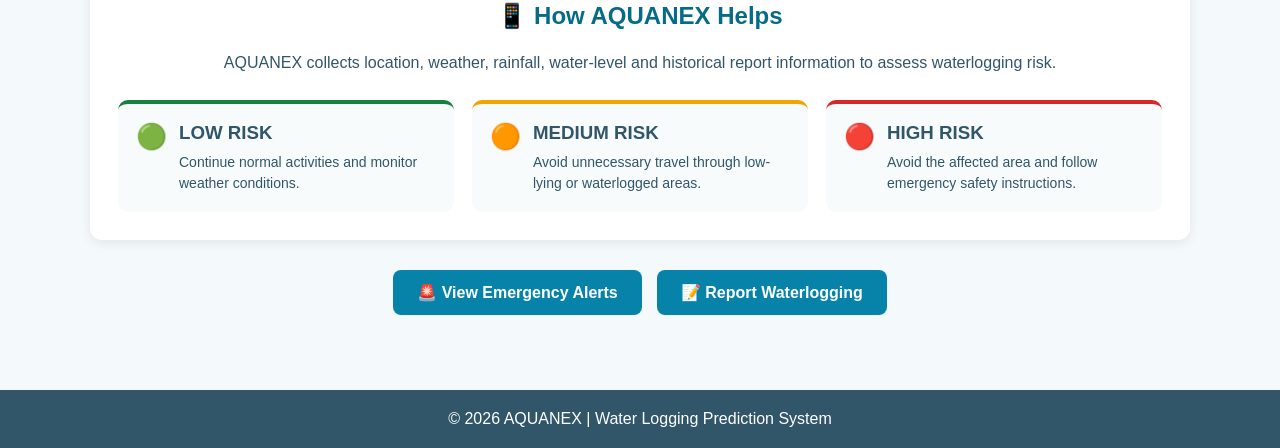
<file: frontend/pages/safety.html>
<!DOCTYPE html>
<html lang="en">

<head>

    <meta charset="UTF-8">

    <meta name="viewport"
          content="width=device-width, initial-scale=1.0">

    <title>Safety Information - AQUANEX</title>

    <link rel="stylesheet"
          href="../css/safety.css">

</head>


<body>


<header>

    <div class="header-content">

        <h1>AQUANEX</h1>

        <p>Water Logging Prediction System</p>

    </div>

</header>


<nav>

    <a href="../index.html">Home</a>

    <a href="location.html">Location</a>

    <a href="weather.html">Weather</a>

    <a href="waterlevel.html">Water Level</a>

    <a href="riskanalysis.html">Risk Analysis</a>

    <a href="report.html">Report</a>

    <a href="hotspots.html">Hotspots</a>

    <a href="map.html">Risk Map</a>

    <a href="safety.html">Safety</a>

    <a href="admin.html">Admin Dashboard</a>

</nav>


<main>

    <div class="safety-container">


        <!-- PAGE TITLE -->

        <div class="page-title">

            <h2>🛡️ Safety Information</h2>

            <p>
                Important safety instructions to follow
                during waterlogging and heavy rainfall.
            </p>

        </div>


        <!-- GENERAL SAFETY -->

        <section class="safety-card">

            <div class="safety-icon">
                🛡️
            </div>

            <div>

                <h2>General Safety</h2>

                <ul>

                    <li>
                        Stay away from heavily waterlogged areas.
                    </li>

                    <li>
                        Avoid unnecessary travel during severe rainfall.
                    </li>

                    <li>
                        Follow AQUANEX risk alerts and warnings.
                    </li>

                    <li>
                        Move to a safer location if water levels
                        continue to rise.
                    </li>

                </ul>

            </div>

        </section>


        <!-- ROAD SAFETY -->

        <section class="safety-card">

            <div class="safety-icon">
                🚗
            </div>

            <div>

                <h2>Road and Vehicle Safety</h2>

                <ul>

                    <li>
                        Avoid driving through deep or rapidly
                        rising water.
                    </li>

                    <li>
                        Do not enter roads where the water depth
                        cannot be determined.
                    </li>

                    <li>
                        Reduce vehicle speed during heavy rainfall.
                    </li>

                    <li>
                        Avoid low-lying roads and underpasses
                        during waterlogging.
                    </li>

                </ul>

            </div>

        </section>


        <!-- ELECTRICAL SAFETY -->

        <section class="safety-card">

            <div class="safety-icon">
                ⚡
            </div>

            <div>

                <h2>Electrical Safety</h2>

                <ul>

                    <li>
                        Stay away from exposed electrical wires.
                    </li>

                    <li>
                        Do not touch electrical equipment
                        while standing in water.
                    </li>

                    <li>
                        Avoid areas where electrical poles
                        or cables may be damaged.
                    </li>

                    <li>
                        Report dangerous electrical conditions
                        to the appropriate authorities.
                    </li>

                </ul>

            </div>

        </section>


        <!-- HEAVY RAIN -->

        <section class="safety-card">

            <div class="safety-icon">
                🌧️
            </div>

            <div>

                <h2>Heavy Rainfall Precautions</h2>

                <ul>

                    <li>
                        Monitor weather conditions regularly.
                    </li>

                    <li>
                        Check AQUANEX alerts when rainfall increases.
                    </li>

                    <li>
                        Keep important documents and electronic
                        devices in safe locations.
                    </li>

                    <li>
                        Avoid unnecessary movement through
                        flood-prone areas.
                    </li>

                </ul>

            </div>

        </section>


        <!-- EMERGENCY RESPONSE -->

        <section class="safety-card emergency-card">

            <div class="safety-icon">
                🚨
            </div>

            <div>

                <h2>Emergency Response</h2>

                <ul>

                    <li>
                        Follow instructions from emergency
                        authorities.
                    </li>

                    <li>
                        Move to higher and safer areas when required.
                    </li>

                    <li>
                        Do not attempt to cross rapidly flowing water.
                    </li>

                    <li>
                        Contact local emergency services when
                        immediate assistance is required.
                    </li>

                </ul>

            </div>

        </section>


        <!-- AQUANEX GUIDANCE -->

        <section class="aquanex-guidance">

            <h2>📱 How AQUANEX Helps</h2>

            <p>
                AQUANEX collects location, weather, rainfall,
                water-level and historical report information
                to assess waterlogging risk.
            </p>

            <div class="risk-guide">

                <div class="risk low-risk">

                    <span>🟢</span>

                    <div>

                        <h3>LOW RISK</h3>

                        <p>
                            Continue normal activities and
                            monitor weather conditions.
                        </p>

                    </div>

                </div>


                <div class="risk medium-risk">

                    <span>🟠</span>

                    <div>

                        <h3>MEDIUM RISK</h3>

                        <p>
                            Avoid unnecessary travel through
                            low-lying or waterlogged areas.
                        </p>

                    </div>

                </div>


                <div class="risk high-risk">

                    <span>🔴</span>

                    <div>

                        <h3>HIGH RISK</h3>

                        <p>
                            Avoid the affected area and
                            follow emergency safety instructions.
                        </p>

                    </div>

                </div>

            </div>

        </section>


        <!-- BUTTONS -->

        <div class="button-section">

            <button
                type="button"
                onclick="window.location.href='emergency.html'">

                🚨 View Emergency Alerts

            </button>


            <button
                type="button"
                onclick="window.location.href='report.html'">

                📝 Report Waterlogging

            </button>

        </div>


    </div>

</main>


<footer>

    <p>
        © 2026 AQUANEX |
        Water Logging Prediction System
    </p>

</footer>


</body>

</html>
</file>
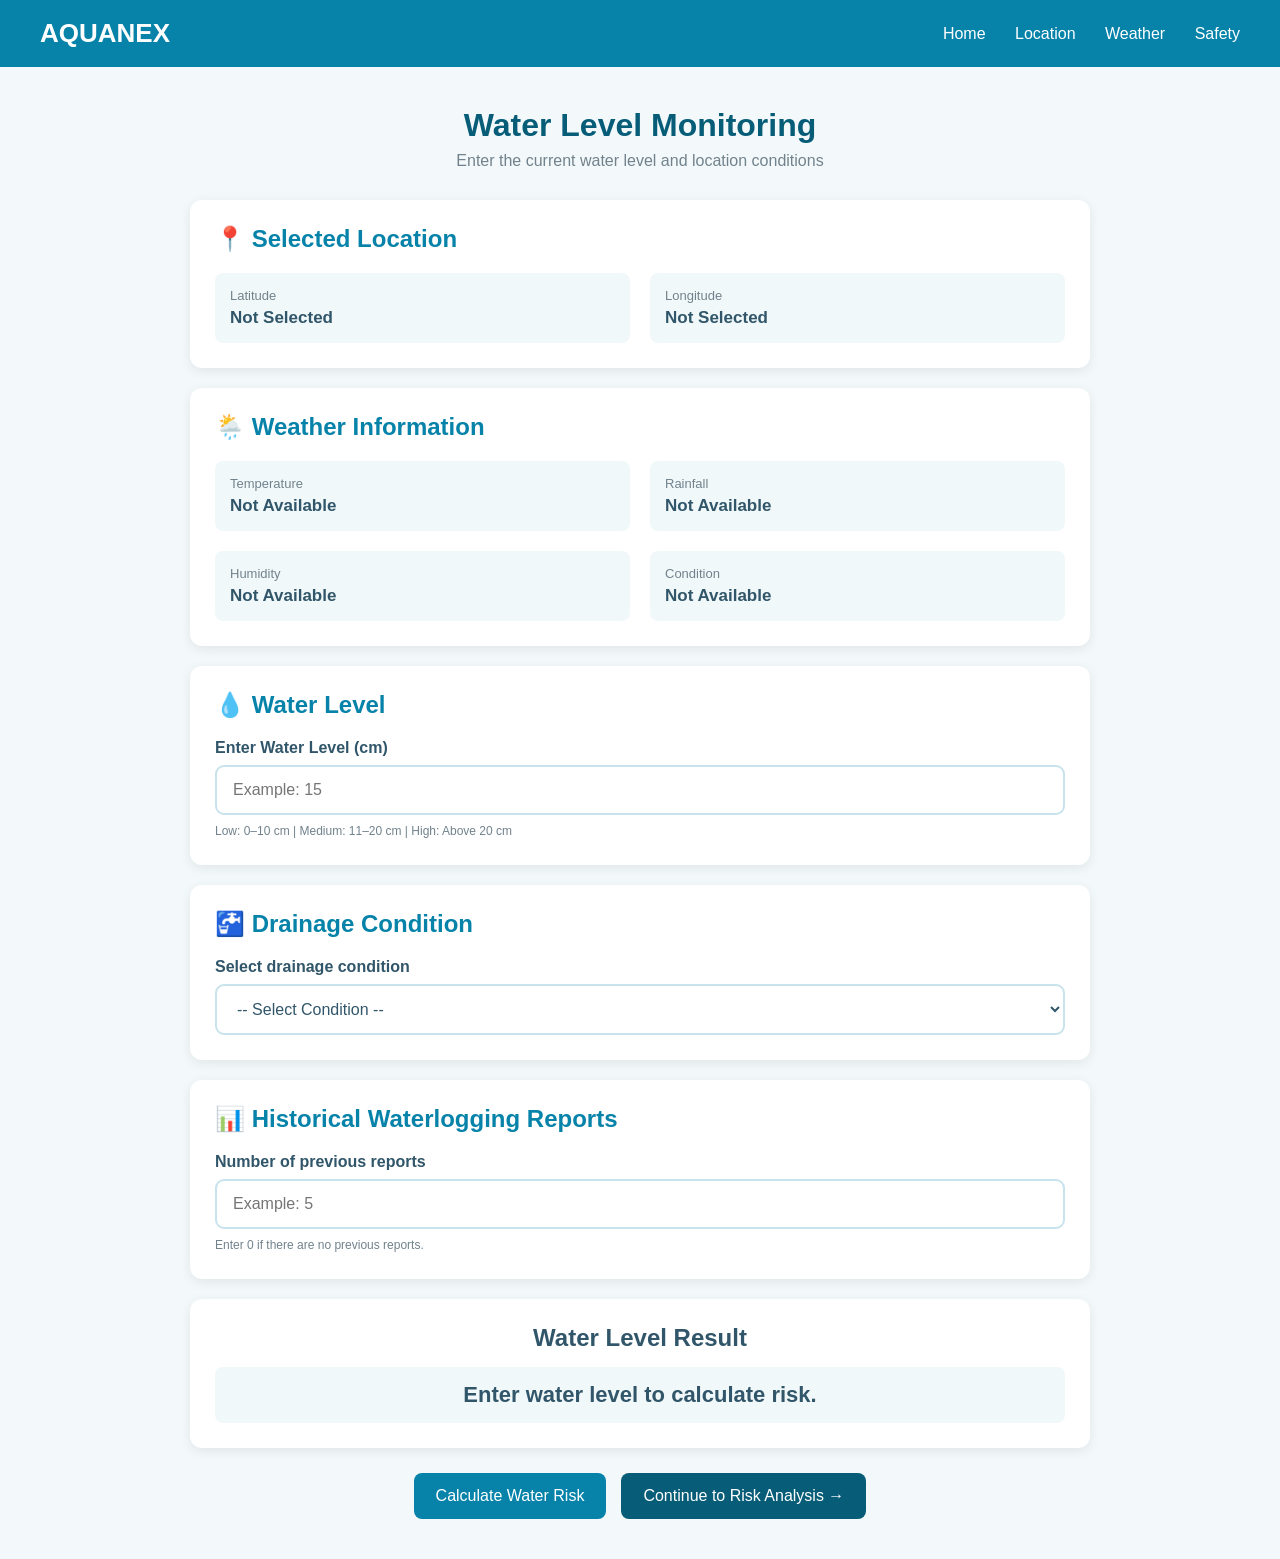
<file: frontend/pages/waterlevel.html>
<!DOCTYPE html>
<html lang="en">

<head>
    <meta charset="UTF-8">
    <meta name="viewport" content="width=device-width, initial-scale=1.0">

    <title>Water Level - AQUANEX</title>

    <link rel="stylesheet" href="../css/waterlevel.css">
</head>

<body>

    <!-- HEADER -->
    <header class="header">

        <div class="logo">
            AQUANEX
        </div>

        <nav>
            <a href="../index.html">Home</a>
            <a href="location.html">Location</a>
            <a href="weather.html">Weather</a>
            <a href="safety.html">Safety</a>
        </nav>

    </header>


    <!-- MAIN CONTENT -->
    <main class="container">

        <h1>Water Level Monitoring</h1>

        <p class="subtitle">
            Enter the current water level and location conditions
        </p>


        <!-- LOCATION -->
        <section class="card">

            <h2>📍 Selected Location</h2>

            <div class="info-grid">

                <div>
                    <span>Latitude</span>
                    <strong id="latitude">Loading...</strong>
                </div>

                <div>
                    <span>Longitude</span>
                    <strong id="longitude">Loading...</strong>
                </div>

            </div>

        </section>


        <!-- WEATHER -->
        <section class="card">

            <h2>🌦️ Weather Information</h2>

            <div class="info-grid">

                <div>
                    <span>Temperature</span>
                    <strong id="temperature">--</strong>
                </div>

                <div>
                    <span>Rainfall</span>
                    <strong id="rainfall">--</strong>
                </div>

                <div>
                    <span>Humidity</span>
                    <strong id="humidity">--</strong>
                </div>

                <div>
                    <span>Condition</span>
                    <strong id="condition">--</strong>
                </div>

            </div>

        </section>


        <!-- WATER LEVEL -->
        <section class="card">

            <h2>💧 Water Level</h2>

            <div class="input-group">

                <label for="waterLevel">
                    Enter Water Level (cm)
                </label>

                <input
                    type="number"
                    id="waterLevel"
                    placeholder="Example: 15"
                    min="0"
                    step="0.1"
                >

                <small>
                    Low: 0–10 cm | Medium: 11–20 cm | High: Above 20 cm
                </small>

            </div>

        </section>


        <!-- DRAINAGE -->
        <section class="card">

            <h2>🚰 Drainage Condition</h2>

            <div class="input-group">

                <label for="drainage">
                    Select drainage condition
                </label>

                <select id="drainage">

                    <option value="">
                        -- Select Condition --
                    </option>

                    <option value="good">
                        Good Drainage
                    </option>

                    <option value="poor">
                        Poor Drainage
                    </option>

                    <option value="none">
                        No Drainage
                    </option>

                    <option value="unknown">
                        Unknown / Not Available
                    </option>

                </select>

            </div>

        </section>


        <!-- HISTORICAL REPORTS -->
        <section class="card">

            <h2>📊 Historical Waterlogging Reports</h2>

            <div class="input-group">

                <label for="historicalReports">
                    Number of previous reports
                </label>

                <input
                    type="number"
                    id="historicalReports"
                    placeholder="Example: 5"
                    min="0"
                    step="1"
                >

                <small>
                    Enter 0 if there are no previous reports.
                </small>

            </div>

        </section>


        <!-- RESULT -->
        <section class="result-card">

            <h2>Water Level Result</h2>

            <div id="waterLevelResult">
                Enter water level to calculate risk.
            </div>

        </section>


        <!-- BUTTONS -->
        <div class="buttons">

            <button
                type="button"
                onclick="calculateWaterRisk()"
            >
                Calculate Water Risk
            </button>

            <button
                type="button"
                class="next-button"
                onclick="goToRiskAnalysis()"
            >
                Continue to Risk Analysis →
            </button>

        </div>

    </main>


    <script src="../js/waterlevel.js"></script>

</body>

</html>
</file>
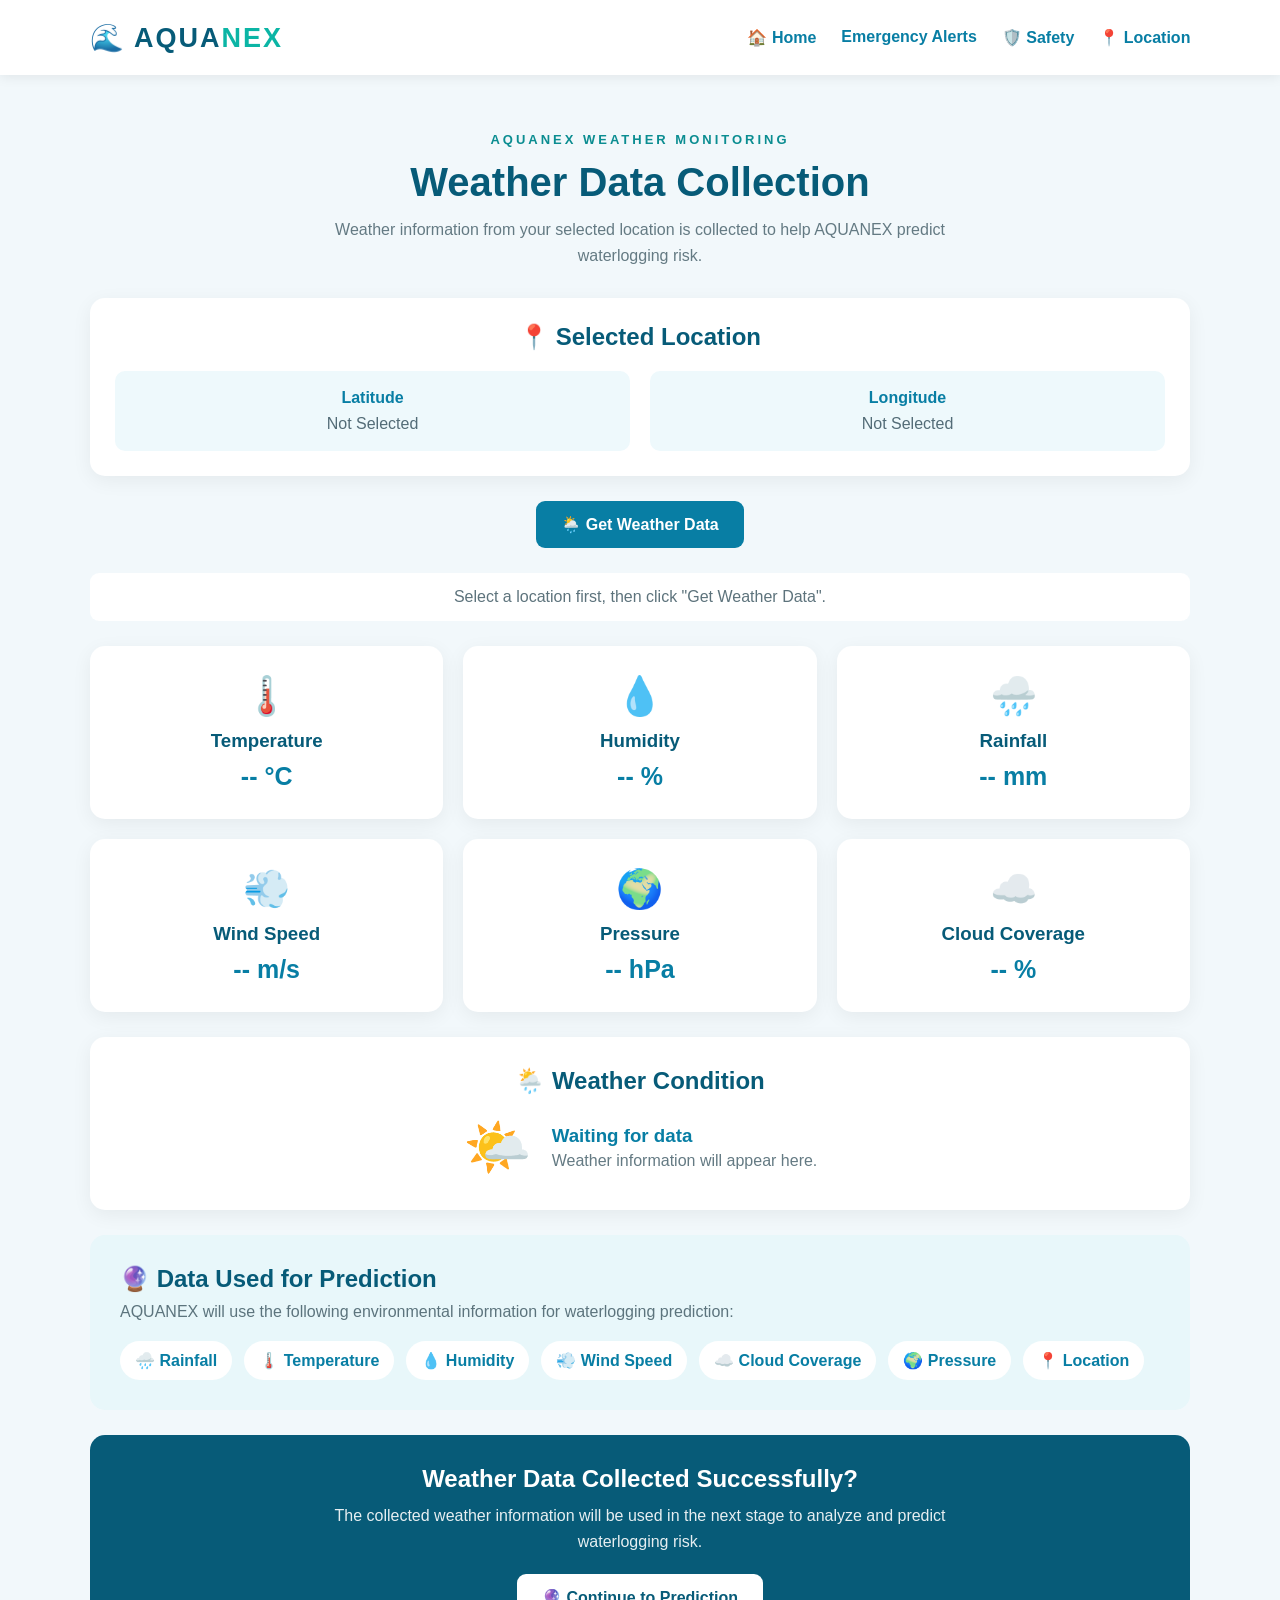
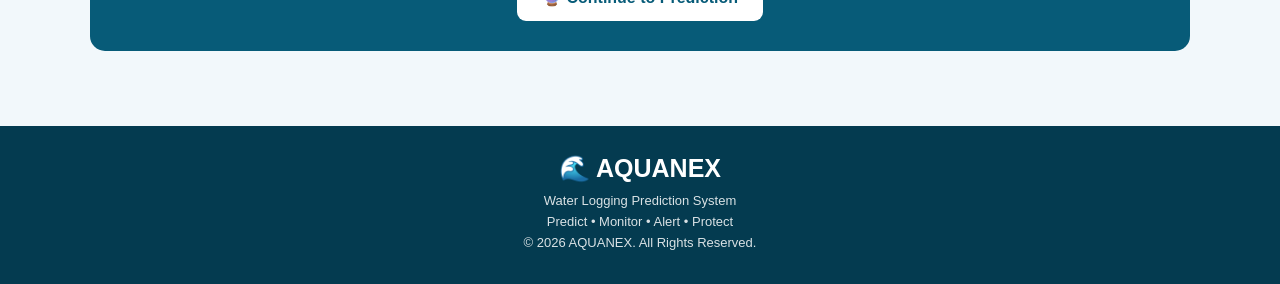
<file: frontend/pages/weather.html>
<!DOCTYPE html>
<html lang="en">

<head>

    <meta charset="UTF-8">

    <meta name="viewport"
          content="width=device-width, initial-scale=1.0">

    <title>AQUANEX | Weather Data</title>

    <link rel="stylesheet"
          href="../css/weather.css">

</head>

<body>

    <!-- ================= HEADER ================= -->

    <header>

        <div class="logo">
            🌊 AQUA<span>NEX</span>
        </div>

        <nav>

            <a href="../index.html">
                🏠 Home
            </a>

            <a href="emergency.html">
    Emergency Alerts
</a>

<a href="safety.html">
        🛡️ Safety
    </a>
    
            <a href="location.html">
                📍 Location
            </a>

        </nav>

    </header>


    <!-- ================= MAIN ================= -->

    <main class="weather-container">

        <section class="weather-heading">

            <span>
                AQUANEX WEATHER MONITORING
            </span>

            <h1>
                Weather Data Collection
            </h1>

            <p>
                Weather information from your selected
                location is collected to help AQUANEX
                predict waterlogging risk.
            </p>

        </section>


        <!-- ================= SELECTED LOCATION ================= -->

        <section class="location-info">

            <h2>
                📍 Selected Location
            </h2>

            <div class="coordinates">

                <div>
                    <strong>Latitude</strong>

                    <p id="latitude">
                        Not Selected
                    </p>
                </div>

                <div>
                    <strong>Longitude</strong>

                    <p id="longitude">
                        Not Selected
                    </p>
                </div>

            </div>

        </section>


        <!-- ================= WEATHER BUTTON ================= -->

        <div class="weather-action">

            <button onclick="getWeatherData()">

                🌦️ Get Weather Data

            </button>

        </div>


        <!-- ================= STATUS ================= -->

        <div id="weatherStatus"
             class="status">

            Select a location first, then click
            "Get Weather Data".

        </div>


        <!-- ================= WEATHER CARDS ================= -->

        <section class="weather-grid">


            <!-- TEMPERATURE -->

            <div class="weather-card">

                <div class="weather-icon">
                    🌡️
                </div>

                <h3>
                    Temperature
                </h3>

                <p id="temperature">
                    -- °C
                </p>

            </div>


            <!-- HUMIDITY -->

            <div class="weather-card">

                <div class="weather-icon">
                    💧
                </div>

                <h3>
                    Humidity
                </h3>

                <p id="humidity">
                    -- %
                </p>

            </div>


            <!-- RAINFALL -->

            <div class="weather-card rain-card">

                <div class="weather-icon">
                    🌧️
                </div>

                <h3>
                    Rainfall
                </h3>

                <p id="rainfall">
                    -- mm
                </p>

            </div>


            <!-- WIND -->

            <div class="weather-card">

                <div class="weather-icon">
                    💨
                </div>

                <h3>
                    Wind Speed
                </h3>

                <p id="wind">
                    -- m/s
                </p>

            </div>


            <!-- PRESSURE -->

            <div class="weather-card">

                <div class="weather-icon">
                    🌍
                </div>

                <h3>
                    Pressure
                </h3>

                <p id="pressure">
                    -- hPa
                </p>

            </div>


            <!-- CLOUD -->

            <div class="weather-card">

                <div class="weather-icon">
                    ☁️
                </div>

                <h3>
                    Cloud Coverage
                </h3>

                <p id="clouds">
                    -- %
                </p>

            </div>

        </section>


        <!-- ================= WEATHER SUMMARY ================= -->

        <section class="weather-summary">

            <h2>
                🌦️ Weather Condition
            </h2>

            <div class="summary-content">

                <div class="condition-icon"
                     id="conditionIcon">

                    🌤️

                </div>

                <div>

                    <h3 id="condition">
                        Waiting for data
                    </h3>

                    <p id="description">
                        Weather information will
                        appear here.
                    </p>

                </div>

            </div>

        </section>


        <!-- ================= DATA USED FOR PREDICTION ================= -->

        <section class="prediction-data">

            <h2>
                🔮 Data Used for Prediction
            </h2>

            <p>
                AQUANEX will use the following
                environmental information for
                waterlogging prediction:
            </p>

            <div class="data-list">

                <span>🌧️ Rainfall</span>

                <span>🌡️ Temperature</span>

                <span>💧 Humidity</span>

                <span>💨 Wind Speed</span>

                <span>☁️ Cloud Coverage</span>

                <span>🌍 Pressure</span>

                <span>📍 Location</span>

            </div>

        </section>


        <!-- ================= NEXT FEATURE ================= -->

        <section class="next-section">

            <h2>
                Weather Data Collected Successfully?
            </h2>

            <p>
                The collected weather information
                will be used in the next stage to
                analyze and predict waterlogging risk.
            </p>

            <button onclick="goToPrediction()">

                🔮 Continue to Prediction

            </button>

        </section>

    </main>


    <!-- ================= FOOTER ================= -->

    <footer>

        <div>
            🌊 AQUANEX
        </div>

        <p>
            Water Logging Prediction System
        </p>

        <p>
            Predict • Monitor • Alert • Protect
        </p>

        <p>
            © 2026 AQUANEX. All Rights Reserved.
        </p>

    </footer>


    <script src="../js/weather.js"></script>

</body>

</html>
</file>
<file: frontend/css/style.css>
/* =====================================================
   AQUANEX - MAIN STYLE
   ===================================================== */


/* ================= GENERAL ================= */

* {
    margin: 0;
    padding: 0;
    box-sizing: border-box;
}

html {
    scroll-behavior: smooth;
}

body {
    font-family: Arial, sans-serif;
    background: #f3f9fc;
    color: #173b4d;
}

a {
    text-decoration: none;
}


/* ================= HEADER ================= */

header {
    height: 75px;

    background: white;

    display: flex;

    align-items: center;

    justify-content: space-between;

    padding: 0 6%;

    position: sticky;

    top: 0;

    z-index: 1000;

    box-shadow:
        0 2px 12px rgba(0, 0, 0, 0.08);
}


/* LOGO */

.logo {
    font-size: 27px;

    font-weight: bold;

    letter-spacing: 2px;

    color: #075b78;
}

.logo span {
    color: #0bb5a5;
}


/* NAVIGATION */

nav {
    display: flex;

    align-items: center;

    gap: 25px;
}

nav a {
    color: #294c5b;

    font-size: 15px;

    font-weight: bold;

    transition: 0.3s;
}

nav a:hover {
    color: #0786a5;
}


/* LOGIN BUTTON */

.login-btn {
    border: none;

    background: #087ea4;

    color: white;

    padding: 11px 20px;

    border-radius: 8px;

    font-weight: bold;

    cursor: pointer;

    font-size: 14px;

    transition: 0.3s;
}

.login-btn:hover {
    background: #075b78;
}


/* ================= HERO ================= */

.hero {
    min-height: 590px;

    display: flex;

    align-items: center;

    justify-content: space-between;

    padding: 70px 9%;

    background:
        linear-gradient(
            120deg,
            #ddf7fa,
            #f1fbff
        );
}


/* HERO CONTENT */

.hero-content {
    max-width: 620px;
}

.small-title {
    color: #0b8d91;

    font-weight: bold;

    letter-spacing: 3px;

    font-size: 13px;

    margin-bottom: 15px;
}

.hero-content h1 {
    font-size: 65px;

    color: #075b78;

    letter-spacing: 4px;

    margin-bottom: 5px;
}

.hero-content h2 {
    font-size: 27px;

    color: #07818b;

    margin-bottom: 20px;
}

.hero-content p {
    color: #536c77;

    font-size: 18px;

    line-height: 1.7;
}


/* HERO BUTTONS */

.hero-buttons {
    margin-top: 30px;
}

.primary-btn,
.secondary-btn {
    padding: 14px 23px;

    border-radius: 9px;

    font-size: 16px;

    font-weight: bold;

    cursor: pointer;

    transition: 0.3s;
}

.primary-btn {
    border: none;

    background: #087ea4;

    color: white;

    margin-right: 10px;
}

.primary-btn:hover {
    background: #075b78;
}

.secondary-btn {
    background: white;

    border: 2px solid #087ea4;

    color: #087ea4;
}

.secondary-btn:hover {
    background: #087ea4;

    color: white;
}


/* ================= HERO VISUAL ================= */

.hero-visual {
    width: 390px;

    height: 390px;

    display: flex;

    align-items: center;

    justify-content: center;
}

.water-circle {
    width: 330px;

    height: 330px;

    border-radius: 50%;

    background: white;

    display: flex;

    flex-direction: column;

    align-items: center;

    justify-content: center;

    box-shadow:
        0 15px 40px rgba(0, 100, 130, 0.15);
}

.wave {
    font-size: 115px;
}

.sensor-icon {
    font-size: 45px;

    margin-top: -15px;
}


/* ================= SECTION COMMON ================= */

.status-section,
.features-section,
.risk-section,
.how-section,
.safety-section {
    padding: 75px 8%;
}

.section-title {
    text-align: center;

    color: #075b78;

    font-size: 34px;

    margin-bottom: 12px;
}

.section-description {
    text-align: center;

    color: #667b84;

    font-size: 16px;

    margin-bottom: 40px;
}


/* ================= STATUS ================= */

.status-grid {
    display: grid;

    grid-template-columns:
        repeat(4, 1fr);

    gap: 22px;
}

.status-card {
    background: white;

    padding: 30px 20px;

    text-align: center;

    border-radius: 15px;

    box-shadow:
        0 5px 20px rgba(0, 0, 0, 0.07);

    transition: 0.3s;
}

.status-card:hover {
    transform: translateY(-6px);
}

.card-icon {
    font-size: 45px;

    margin-bottom: 15px;
}

.status-card h3 {
    color: #087ea4;

    margin-bottom: 10px;
}

.status-card p {
    color: #657b84;

    line-height: 1.5;
}


/* ================= FEATURES ================= */

.features-section {
    background: #eef9fc;
}

.feature-grid {
    display: grid;

    grid-template-columns:
        repeat(5, 1fr);

    gap: 20px;
}

.feature-card {
    background: white;

    padding: 25px 20px;

    min-height: 210px;

    border-radius: 14px;

    box-shadow:
        0 5px 18px rgba(0, 0, 0, 0.06);

    transition: 0.3s;
}

.feature-card:hover {
    transform: translateY(-5px);

    box-shadow:
        0 10px 25px rgba(0, 0, 0, 0.10);
}

.feature-icon {
    font-size: 38px;

    margin-bottom: 15px;
}

.feature-card h3 {
    color: #075b78;

    font-size: 18px;

    margin-bottom: 10px;
}

.feature-card p {
    color: #687d85;

    line-height: 1.5;

    font-size: 14px;
}


/* ================= RISK ================= */

.risk-section {
    background: white;
}

.risk-grid {
    display: grid;

    grid-template-columns:
        repeat(3, 1fr);

    gap: 25px;

    max-width: 1000px;

    margin: auto;
}

.risk-card {
    padding: 35px 25px;

    text-align: center;

    border-radius: 15px;

    background: #f8fbfc;

    border-top: 6px solid;
}

.risk-symbol {
    font-size: 45px;
}

.risk-card h3 {
    margin: 15px 0;

    color: #173b4d;
}

.risk-card p {
    color: #617780;

    line-height: 1.6;
}

.low-risk {
    border-color: #28a745;
}

.medium-risk {
    border-color: #f4a261;
}

.high-risk {
    border-color: #e63946;
}


/* ================= HOW IT WORKS ================= */

.how-section {
    background: #eef9fc;
}

.steps {
    display: grid;

    grid-template-columns:
        repeat(5, 1fr);

    gap: 20px;
}

.step {
    text-align: center;

    padding: 20px;
}

.step-number {
    width: 58px;

    height: 58px;

    border-radius: 50%;

    background: #087ea4;

    color: white;

    display: flex;

    align-items: center;

    justify-content: center;

    margin: auto;

    font-weight: bold;

    font-size: 17px;
}

.step h3 {
    color: #075b78;

    margin: 18px 0 10px;
}

.step p {
    color: #647a83;

    line-height: 1.5;

    font-size: 14px;
}


/* ================= BENEFITS ================= */

.benefits-section {
    background: #075b78;

    padding: 75px 8%;
}

.white-title {
    color: white;
}

.benefit-grid {
    display: grid;

    grid-template-columns:
        repeat(5, 1fr);

    gap: 20px;
}

.benefit-card {
    padding: 25px;

    border: 1px solid
        rgba(255, 255, 255, 0.25);

    border-radius: 13px;

    color: white;
}

.benefit-card > div {
    font-size: 35px;

    margin-bottom: 15px;
}

.benefit-card h3 {
    margin-bottom: 10px;
}

.benefit-card p {
    line-height: 1.6;

    opacity: 0.9;

    font-size: 14px;
}


/* ================= SAFETY ================= */

.safety-section {
    background: white;
}

.safety-box {
    max-width: 900px;

    margin: auto;

    display: grid;

    grid-template-columns:
        repeat(2, 1fr);

    gap: 18px;
}

.safety-item {
    background: #eef9fc;

    padding: 20px;

    border-radius: 10px;

    color: #075b78;

    font-weight: bold;

    display: flex;

    align-items: center;

    gap: 15px;
}


/* ================= CONTACT ================= */

.contact-section {
    text-align: center;

    padding: 65px 20px;

    background: #e1f6f9;
}

.contact-section h2 {
    color: #075b78;

    font-size: 32px;

    margin-bottom: 15px;
}

.contact-section p {
    color: #55727c;

    margin: 8px;
}


/* ================= FOOTER ================= */

footer {
    background: #043b50;

    color: white;

    text-align: center;

    padding: 30px 20px;
}

.footer-logo {
    font-size: 25px;

    font-weight: bold;

    margin-bottom: 10px;
}

footer p {
    margin: 7px;

    opacity: 0.85;
}


/* ================= RESPONSIVE ================= */

@media (max-width: 1100px) {

    .feature-grid {
        grid-template-columns:
            repeat(3, 1fr);
    }

    .benefit-grid {
        grid-template-columns:
            repeat(3, 1fr);
    }

    .steps {
        grid-template-columns:
            repeat(3, 1fr);
    }

}


@media (max-width: 850px) {

    header {
        padding: 0 25px;
    }

    nav {
        gap: 10px;
    }

    nav a {
        display: none;
    }

    .hero {
        flex-direction: column;

        text-align: center;

        padding: 60px 25px;
    }

    .hero-visual {
        margin-top: 45px;
    }

    .status-grid {
        grid-template-columns:
            repeat(2, 1fr);
    }

    .risk-grid {
        grid-template-columns:
            1fr;
    }

    .safety-box {
        grid-template-columns:
            1fr;
    }

}


@media (max-width: 550px) {

    .hero-content h1 {
        font-size: 45px;
    }

    .hero-content h2 {
        font-size: 21px;
    }

    .hero-content p {
        font-size: 16px;
    }

    .hero-visual {
        width: 280px;

        height: 280px;
    }

    .water-circle {
        width: 240px;

        height: 240px;
    }

    .wave {
        font-size: 80px;
    }

    .status-grid,
    .feature-grid,
    .benefit-grid,
    .steps {
        grid-template-columns:
            1fr;
    }

    .hero-buttons button {
        margin: 5px;
    }

}
.benefits-description {
    color: rgba(255, 255, 255, 0.85);
}
</file>
<file: frontend/css/admin.css>
/* =====================================================
   AQUANEX
   ADMIN DASHBOARD - CSS
   ===================================================== */


/* =====================================================
   GENERAL
   ===================================================== */

* {
    box-sizing: border-box;
    margin: 0;
    padding: 0;
}


body {
    font-family: Arial, sans-serif;
    background: #f4f9fb;
    color: #31566a;
    min-height: 100vh;
}


/* =====================================================
   HEADER
   ===================================================== */

header {
    background: #0783aa;
    color: white;
    padding: 25px;
    text-align: center;
}


.header-content h1 {
    font-size: 32px;
    margin-bottom: 6px;
}


.header-content p {
    font-size: 15px;
}


/* =====================================================
   NAVIGATION
   ===================================================== */

nav {
    background: white;
    display: flex;
    justify-content: center;
    gap: 18px;
    padding: 15px;
    box-shadow: 0 2px 8px rgba(0, 0, 0, 0.08);
    flex-wrap: wrap;
}


nav a {
    text-decoration: none;
    color: #31566a;
    font-weight: 600;
    padding: 8px 12px;
    border-radius: 6px;
}


nav a:hover {
    background: #e5f5fa;
    color: #0783aa;
}


/* =====================================================
   MAIN
   ===================================================== */

main {
    min-height: calc(100vh - 180px);
    padding: 40px 20px;
}


.admin-container {
    max-width: 1100px;
    margin: auto;
    background: white;
    padding: 35px;
    border-radius: 14px;
    box-shadow: 0 4px 18px rgba(0, 0, 0, 0.08);
}


/* =====================================================
   PAGE TITLE
   ===================================================== */

.page-title {
    text-align: center;
    margin-bottom: 30px;
}


.page-title h2 {
    color: #0783aa;
    font-size: 28px;
    margin-bottom: 10px;
}


.page-title p {
    color: #71828c;
    font-size: 14px;
    line-height: 1.6;
}


/* =====================================================
   DASHBOARD SUMMARY
   ===================================================== */

.dashboard-summary {
    display: grid;
    grid-template-columns: repeat(4, 1fr);
    gap: 18px;
    margin-bottom: 25px;
}


.summary-card {
    background: #f4f9fb;
    border: 2px solid #c9e3ed;
    border-radius: 12px;
    padding: 22px;
    text-align: center;
    transition: 0.2s;
}


.summary-card:hover {
    transform: translateY(-3px);
    box-shadow: 0 5px 15px rgba(0, 0, 0, 0.08);
}


.summary-icon {
    font-size: 28px;
    margin-bottom: 10px;
}


.summary-card h3 {
    color: #0783aa;
    font-size: 30px;
    margin-bottom: 8px;
}


.summary-card p {
    color: #71828c;
    font-size: 13px;
}


/* =====================================================
   LOAD BUTTON
   ===================================================== */

.load-button {
    display: block;
    width: 100%;
    padding: 14px;
    border: none;
    border-radius: 9px;
    background: #0783aa;
    color: white;
    font-size: 16px;
    font-weight: 600;
    cursor: pointer;
    transition: 0.2s;
}


.load-button:hover {
    background: #056d8d;
    transform: translateY(-1px);
}


.load-button:disabled {
    opacity: 0.6;
    cursor: not-allowed;
    transform: none;
}


/* =====================================================
   STATUS
   ===================================================== */

.dashboard-status {
    text-align: center;
    margin: 20px 0;
    color: #71828c;
    font-size: 14px;
    font-weight: 600;
    min-height: 20px;
}


/* =====================================================
   REPORTS SECTION
   ===================================================== */

.reports-section {
    margin-top: 30px;
}


.section-title {
    margin-bottom: 20px;
}


.section-title h2 {
    color: #0783aa;
    font-size: 22px;
    margin-bottom: 6px;
}


.section-title p {
    color: #71828c;
    font-size: 14px;
}


/* =====================================================
   REPORT LIST
   ===================================================== */

.reports-list {
    display: grid;
    grid-template-columns: repeat(2, 1fr);
    gap: 18px;
}


/* =====================================================
   REPORT CARD
   ===================================================== */

.report-card {
    border: 2px solid #c9e3ed;
    border-radius: 12px;
    padding: 22px;
    background: white;
    transition: 0.2s;
}


.report-card:hover {
    transform: translateY(-2px);
    box-shadow: 0 5px 15px rgba(0, 0, 0, 0.08);
}


.report-card h3 {
    color: #0783aa;
    font-size: 20px;
    margin-bottom: 12px;
}


.report-card p {
    color: #5e7180;
    font-size: 14px;
    line-height: 1.6;
    margin: 6px 0;
}


.report-risk {
    display: inline-block;
    margin-top: 12px;
    padding: 7px 12px;
    border-radius: 20px;
    font-size: 13px;
    font-weight: 700;
}


.report-risk.low {
    background: #e7f6ec;
    color: #16803c;
}


.report-risk.medium {
    background: #fff4df;
    color: #b65f00;
}


.report-risk.high {
    background: #fde8e8;
    color: #d62828;
}


/* =====================================================
   NO DATA
   ===================================================== */

.no-data {
    text-align: center;
    padding: 30px;
    color: #71828c;
    background: #f4f9fb;
    border-radius: 10px;
}


/* =====================================================
   FOOTER
   ===================================================== */

footer {
    background: #31566a;
    color: white;
    text-align: center;
    padding: 18px;
    font-size: 13px;
}


/* =====================================================
   MOBILE RESPONSIVE
   ===================================================== */

@media (max-width: 800px) {

    .admin-container {
        padding: 25px 20px;
    }


    .dashboard-summary {
        grid-template-columns: repeat(2, 1fr);
    }


    .reports-list {
        grid-template-columns: 1fr;
    }

}


@media (max-width: 500px) {

    .dashboard-summary {
        grid-template-columns: 1fr;
    }


    .page-title h2 {
        font-size: 24px;
    }

}
</file>
<file: frontend/css/emergency.css>
/* =====================================================
   AQUANEX
   FEATURE 11 - EMERGENCY ALERTS
   ===================================================== */

* {
    box-sizing: border-box;
}

body {
    margin: 0;
    font-family: Arial, sans-serif;
    background: #f4f9fb;
    color: #31566a;
}


/* ================= HEADER ================= */

header {
    background: #0783aa;
    color: white;
    padding: 22px 20px;
}

.header-content {
    max-width: 1200px;
    margin: auto;
}

.header-content h1 {
    margin: 0;
    font-size: 32px;
}

.header-content p {
    margin: 6px 0 0;
}


/* ================= NAVIGATION ================= */

nav {
    background: #ffffff;
    padding: 14px 20px;
    display: flex;
    justify-content: center;
    flex-wrap: wrap;
    gap: 12px;
    box-shadow: 0 2px 8px rgba(0, 0, 0, 0.08);
}

nav a {
    text-decoration: none;
    color: #31566a;
    font-weight: 600;
    padding: 9px 12px;
    border-radius: 7px;
}

nav a:hover {
    background: #e5f5fa;
    color: #0783aa;
}


/* ================= MAIN ================= */

main {
    padding: 35px 20px;
}

.emergency-container {
    max-width: 1100px;
    margin: auto;
}


/* ================= PAGE TITLE ================= */

.page-title {
    text-align: center;
    margin-bottom: 30px;
}

.page-title h2 {
    margin-bottom: 10px;
    color: #164b60;
}

.page-title p {
    color: #71828c;
}


/* ================= ALERT BOX ================= */

.alert-box {
    background: #ffffff;
    border-radius: 14px;
    padding: 35px;
    text-align: center;
    border: 2px solid #c9e3ed;
    box-shadow: 0 5px 18px rgba(0, 0, 0, 0.08);
    margin-bottom: 30px;
}

.alert-icon {
    font-size: 55px;
    margin-bottom: 12px;
}

.alert-box h2 {
    margin: 10px 0;
}

.alert-box p {
    margin: 8px 0;
    line-height: 1.6;
}


/* Alert levels */

.alert-box.low {
    border-color: #54a96b;
    background: #f0faf3;
}

.alert-box.medium {
    border-color: #e6a52f;
    background: #fff9ed;
}

.alert-box.high {
    border-color: #d62828;
    background: #fff1f1;
}


/* ================= RISK INFORMATION ================= */

.risk-information,
.safety-section,
.location-section {
    background: #ffffff;
    padding: 25px;
    border-radius: 12px;
    margin-bottom: 25px;
    box-shadow: 0 4px 15px rgba(0, 0, 0, 0.06);
}

.risk-information h2,
.safety-section h2,
.location-section h2 {
    margin-top: 0;
    color: #164b60;
}


/* ================= INFO GRID ================= */

.info-grid {
    display: grid;
    grid-template-columns:
        repeat(3, 1fr);
    gap: 18px;
}

.info-card {
    background: #f4f9fb;
    padding: 20px;
    border-radius: 10px;
    text-align: center;
    border: 1px solid #d8ebf1;
}

.info-card h3 {
    margin-top: 0;
    color: #71828c;
}

.info-card p {
    font-size: 22px;
    font-weight: bold;
    color: #0783aa;
}


/* ================= SAFETY ================= */

#safetyInstructions {
    line-height: 1.7;
}

.safety-item {
    background: #f4f9fb;
    padding: 12px 15px;
    margin-bottom: 10px;
    border-left: 4px solid #0783aa;
    border-radius: 5px;
}


/* ================= LOCATION ================= */

.location-section p {
    margin: 10px 0;
}

.location-section span {
    font-weight: bold;
    color: #0783aa;
}


/* ================= BUTTON ================= */

.button-section {
    text-align: center;
    margin: 25px 0;
}

.button-section button {
    background: #0783aa;
    color: white;
    border: none;
    padding: 13px 25px;
    border-radius: 8px;
    font-size: 16px;
    cursor: pointer;
    font-weight: 600;
}

.button-section button:hover {
    background: #056b89;
}

.button-section button:disabled {
    opacity: 0.6;
    cursor: not-allowed;
}


/* ================= STATUS ================= */

.emergency-status {
    text-align: center;
    padding: 14px;
    margin-top: 15px;
    color: #71828c;
}


/* ================= FOOTER ================= */

footer {
    background: #164b60;
    color: white;
    text-align: center;
    padding: 18px;
    margin-top: 30px;
}

footer p {
    margin: 0;
}


/* ================= RESPONSIVE ================= */

@media (max-width: 768px) {

    .info-grid {
        grid-template-columns: 1fr;
    }

    nav {
        justify-content: flex-start;
    }

    .alert-box {
        padding: 25px 15px;
    }

    .header-content h1 {
        font-size: 26px;
    }

}

@media (max-width: 480px) {

    main {
        padding: 20px 12px;
    }

    nav a {
        font-size: 14px;
    }

    .alert-icon {
        font-size: 45px;
    }

}
.button-section {
    position: relative;
    z-index: 10;
}

.button-section button {
    position: relative;
    z-index: 11;
    pointer-events: auto;
}
</file>
<file: frontend/css/hotspots.css>
/* =====================================================
   AQUANEX
   HISTORICAL HOTSPOTS - CSS
   ===================================================== */


/* =====================================================
   GENERAL
   ===================================================== */

* {
    box-sizing: border-box;
    margin: 0;
    padding: 0;
}


body {
    font-family: Arial, sans-serif;
    background: #f4f9fb;
    color: #31566a;
    min-height: 100vh;
}


/* =====================================================
   HEADER
   ===================================================== */

header {
    background: #0783aa;
    color: white;
    padding: 25px;
    text-align: center;
}


.header-content h1 {
    font-size: 32px;
    margin-bottom: 6px;
}


.header-content p {
    font-size: 15px;
}


/* =====================================================
   NAVIGATION
   ===================================================== */

nav {
    background: white;
    display: flex;
    justify-content: center;
    gap: 18px;
    padding: 15px;
    box-shadow: 0 2px 8px rgba(0, 0, 0, 0.08);
    flex-wrap: wrap;
}


nav a {
    text-decoration: none;
    color: #31566a;
    font-weight: 600;
    padding: 8px 12px;
    border-radius: 6px;
}


nav a:hover {
    background: #e5f5fa;
    color: #0783aa;
}


/* =====================================================
   MAIN
   ===================================================== */

main {
    min-height: calc(100vh - 180px);
    padding: 40px 20px;
}


.hotspot-container {
    max-width: 900px;
    margin: auto;
    background: white;
    padding: 35px;
    border-radius: 14px;
    box-shadow: 0 4px 18px rgba(0, 0, 0, 0.08);
}


/* =====================================================
   PAGE TITLE
   ===================================================== */

.page-title {
    text-align: center;
    margin-bottom: 30px;
}


.page-title h2 {
    color: #0783aa;
    font-size: 28px;
    margin-bottom: 10px;
}


.page-title p {
    color: #71828c;
    font-size: 14px;
    line-height: 1.6;
}


/* =====================================================
   INFORMATION BOX
   ===================================================== */

.info-box {
    background: #eef8fb;
    border-left: 5px solid #0783aa;
    padding: 20px;
    border-radius: 8px;
    margin-bottom: 25px;
}


.info-box h3 {
    color: #0783aa;
    margin-bottom: 10px;
    font-size: 18px;
}


.info-box p {
    color: #5e7180;
    line-height: 1.6;
    font-size: 14px;
}


/* =====================================================
   LOAD BUTTON
   ===================================================== */

.load-button {
    display: block;
    width: 100%;
    padding: 14px;
    border: none;
    border-radius: 9px;
    background: #0783aa;
    color: white;
    font-size: 16px;
    font-weight: 600;
    cursor: pointer;
    transition: 0.2s;
}


.load-button:hover {
    background: #056d8d;
    transform: translateY(-1px);
}


/* =====================================================
   STATUS
   ===================================================== */

.hotspot-status {
    text-align: center;
    margin: 20px 0;
    color: #71828c;
    font-size: 14px;
    font-weight: 600;
}


/* =====================================================
   SUMMARY
   ===================================================== */

.hotspot-summary {
    display: grid;
    grid-template-columns: repeat(3, 1fr);
    gap: 15px;
    margin: 25px 0;
}


.summary-card {
    background: #f4f9fb;
    border: 2px solid #c9e3ed;
    border-radius: 10px;
    padding: 20px;
    text-align: center;
}


.summary-card h3 {
    color: #0783aa;
    font-size: 28px;
    margin-bottom: 8px;
}


.summary-card p {
    color: #71828c;
    font-size: 13px;
}


/* =====================================================
   HOTSPOT LIST
   ===================================================== */

.hotspot-list {
    display: grid;
    grid-template-columns: repeat(2, 1fr);
    gap: 18px;
    margin-top: 20px;
}


.hotspot-card {
    border: 2px solid #c9e3ed;
    border-radius: 12px;
    padding: 22px;
    background: white;
    transition: 0.2s;
}


.hotspot-card:hover {
    transform: translateY(-2px);
    box-shadow: 0 5px 15px rgba(0, 0, 0, 0.08);
}


.hotspot-card h3 {
    color: #0783aa;
    margin-bottom: 12px;
    font-size: 20px;
}


.hotspot-card p {
    margin: 7px 0;
    color: #5e7180;
    font-size: 14px;
}


.hotspot-count {
    margin-top: 15px;
    padding: 10px;
    background: #fff4e6;
    border-radius: 7px;
    color: #b65f00;
    font-weight: 600;
    text-align: center;
}


/* =====================================================
   NO DATA MESSAGE
   ===================================================== */

.no-data {
    text-align: center;
    padding: 30px;
    color: #71828c;
    background: #f4f9fb;
    border-radius: 10px;
}


/* =====================================================
   FOOTER
   ===================================================== */

footer {
    background: #31566a;
    color: white;
    text-align: center;
    padding: 18px;
    font-size: 13px;
}


/* =====================================================
   MOBILE
   ===================================================== */

@media (max-width: 700px) {

    .hotspot-container {
        padding: 25px 20px;
    }


    .hotspot-summary {
        grid-template-columns: 1fr;
    }


    .hotspot-list {
        grid-template-columns: 1fr;
    }


    .page-title h2 {
        font-size: 24px;
    }

}
</file>
<file: frontend/css/auth.css>
/* =====================================================
   AQUANEX
   USER REGISTRATION & LOGIN
   ===================================================== */


/* ================= GENERAL ================= */

* {
    margin: 0;
    padding: 0;
    box-sizing: border-box;
}

body {
    font-family: Arial, sans-serif;

    min-height: 100vh;

    background:
        linear-gradient(
            135deg,
            #e0f7fa,
            #f3fbfd
        );

    color: #173b4d;

    display: flex;

    flex-direction: column;
}


/* ================= HEADER ================= */

header {
    height: 75px;

    background: white;

    display: flex;

    align-items: center;

    justify-content: space-between;

    padding: 0 7%;

    box-shadow:
        0 2px 12px rgba(0, 0, 0, 0.08);
}


/* ================= LOGO ================= */

.logo {
    font-size: 27px;

    font-weight: bold;

    letter-spacing: 2px;

    color: #075b78;
}

.logo span {
    color: #0bb5a5;
}


/* ================= HOME LINK ================= */

.home-link {
    text-decoration: none;

    color: #087ea4;

    font-weight: bold;

    padding: 10px 18px;

    border: 2px solid #087ea4;

    border-radius: 8px;

    transition: 0.3s;
}

.home-link:hover {
    background: #087ea4;

    color: white;
}


/* ================= MAIN ================= */

.auth-container {
    flex: 1;

    display: flex;

    justify-content: center;

    align-items: center;

    padding: 50px 20px;
}


/* ================= CARD ================= */

.auth-card {
    width: 100%;

    max-width: 440px;

    background: white;

    padding: 38px;

    border-radius: 18px;

    box-shadow:
        0 12px 35px rgba(0, 80, 110, 0.12);
}

.register-card {
    max-width: 480px;
}


/* ================= ICON ================= */

.auth-icon {
    width: 70px;

    height: 70px;

    margin: 0 auto 18px;

    border-radius: 50%;

    background: #e1f6f9;

    display: flex;

    justify-content: center;

    align-items: center;

    font-size: 34px;
}


/* ================= HEADING ================= */

.auth-card h1 {
    text-align: center;

    color: #075b78;

    margin-bottom: 8px;

    font-size: 30px;
}

.subtitle {
    text-align: center;

    color: #6a7e87;

    margin-bottom: 30px;
}


/* ================= INPUT ================= */

.input-group {
    margin-bottom: 19px;
}

.input-group label {
    display: block;

    font-weight: bold;

    color: #365763;

    margin-bottom: 7px;

    font-size: 14px;
}

.input-group input {
    width: 100%;

    padding: 13px;

    border: 1px solid #c9dce2;

    border-radius: 8px;

    font-size: 15px;

    outline: none;

    transition: 0.3s;
}

.input-group input:focus {
    border-color: #087ea4;

    box-shadow:
        0 0 0 3px rgba(8, 126, 164, 0.1);
}


/* ================= REMEMBER ================= */

.remember-row {
    display: flex;

    justify-content: space-between;

    align-items: center;

    font-size: 13px;

    margin-bottom: 22px;

    color: #617780;
}

.remember-row label {
    display: flex;

    gap: 6px;

    align-items: center;
}

.remember-row a {
    color: #087ea4;

    text-decoration: none;
}

.remember-row a:hover {
    text-decoration: underline;
}


/* ================= TERMS ================= */

.terms {
    font-size: 13px;

    color: #647a83;

    line-height: 1.5;

    margin-bottom: 20px;
}

.terms label {
    display: flex;

    gap: 8px;

    align-items: flex-start;
}


/* ================= BUTTON ================= */

.auth-button {
    width: 100%;

    border: none;

    background: #087ea4;

    color: white;

    padding: 14px;

    border-radius: 9px;

    font-size: 16px;

    font-weight: bold;

    cursor: pointer;

    transition: 0.3s;
}

.auth-button:hover {
    background: #075b78;

    transform: translateY(-1px);
}


/* ================= MESSAGE ================= */

.message {
    text-align: center;

    margin-top: 18px;

    font-size: 14px;

    min-height: 20px;
}


/* ================= SWITCH ================= */

.switch-text {
    text-align: center;

    margin-top: 25px;

    color: #657b84;

    font-size: 14px;
}

.switch-text a {
    color: #087ea4;

    font-weight: bold;

    text-decoration: none;
}

.switch-text a:hover {
    text-decoration: underline;
}


/* ================= FOOTER ================= */

footer {
    background: #043b50;

    color: white;

    text-align: center;

    padding: 22px;

    font-size: 13px;
}

footer p {
    margin: 5px;

    opacity: 0.9;
}


/* ================= MOBILE ================= */

@media (max-width: 600px) {

    header {
        padding: 0 20px;
    }

    .logo {
        font-size: 22px;
    }

    .auth-card {
        padding: 28px 22px;
    }

    .auth-card h1 {
        font-size: 26px;
    }

}
</file>
<file: frontend/css/riskanalysis.css>
* {
    margin: 0;
    padding: 0;
    box-sizing: border-box;
}

body {

    font-family: Arial, sans-serif;

    background: #f3f9fb;

    color: #31566a;
}


/* HEADER */

.header {

    background: #0783aa;

    color: white;

    padding: 18px 40px;

    display: flex;

    justify-content: space-between;

    align-items: center;
}

.logo {

    font-size: 26px;

    font-weight: bold;
}

nav a {

    color: white;

    text-decoration: none;

    margin-left: 20px;

    font-size: 15px;
}

nav a:hover {

    text-decoration: underline;
}


/* CONTAINER */

.container {

    width: 90%;

    max-width: 950px;

    margin: 40px auto;
}

h1 {

    text-align: center;

    color: #075d78;

    margin-bottom: 8px;
}

.subtitle {

    text-align: center;

    color: #71828c;

    margin-bottom: 30px;
}


/* CARD */

.card {

    background: white;

    padding: 25px;

    margin-bottom: 20px;

    border-radius: 12px;

    box-shadow:
        0 3px 12px rgba(0, 0, 0, 0.08);
}

.card h2 {

    color: #0783aa;

    margin-bottom: 20px;
}


/* GRID */

.info-grid {

    display: grid;

    grid-template-columns:
        repeat(2, 1fr);

    gap: 15px;
}

.info-grid div {

    background: #f1f8fa;

    padding: 15px;

    border-radius: 8px;
}

.info-grid span {

    display: block;

    font-size: 13px;

    color: #71828c;

    margin-bottom: 6px;
}

.info-grid strong {

    font-size: 17px;

    color: #31566a;
}


/* CALCULATE */

.calculate-card {

    text-align: center;

    margin: 25px 0;
}

.calculate-card button {

    padding: 16px 30px;

    border: none;

    border-radius: 9px;

    background: #0783aa;

    color: white;

    font-size: 17px;

    cursor: pointer;
}


/* RESULT */

.risk-result {

    background: white;

    padding: 30px;

    margin-bottom: 20px;

    border-radius: 12px;

    text-align: center;

    box-shadow:
        0 3px 12px rgba(0, 0, 0, 0.08);
}

.risk-result h2 {

    color: #075d78;

    margin-bottom: 20px;
}

.risk-level {

    padding: 20px;

    border-radius: 10px;

    background: #f1f8fa;

    font-size: 28px;

    font-weight: bold;

    margin-bottom: 15px;
}

#riskScore,
#confidence {

    margin-top: 8px;

    font-size: 16px;
}


/* FACTORS */

#riskFactors {

    line-height: 2;

    font-size: 16px;
}


/* BUTTONS */

.buttons {

    display: flex;

    justify-content: center;

    gap: 15px;

    margin: 30px 0;
}

.buttons button {

    border: none;

    padding: 14px 25px;

    border-radius: 8px;

    background: #075d78;

    color: white;

    font-size: 16px;

    cursor: pointer;
}

.buttons button:hover,
.calculate-card button:hover {

    opacity: 0.9;
}


/* MOBILE */

@media (max-width: 600px) {

    .header {

        flex-direction: column;

        gap: 15px;

        padding: 15px 20px;
    }

    nav a {

        margin: 5px;
    }

    .info-grid {

        grid-template-columns: 1fr;
    }

    .buttons {

        flex-direction: column;
    }

    .buttons button {

        width: 100%;
    }
}
</file>
<file: frontend/css/safety.css>
/* =====================================================
   AQUANEX
   SAFETY INFORMATION PAGE
   ===================================================== */

* {
    box-sizing: border-box;
}


body {
    margin: 0;
    font-family: Arial, sans-serif;
    background: #f4f9fb;
    color: #31566a;
}


/* ================= HEADER ================= */

header {
    background: #0783aa;
    color: white;
    padding: 22px;
    text-align: center;
}

.header-content h1 {
    margin: 0;
    font-size: 34px;
    letter-spacing: 2px;
}

.header-content p {
    margin: 8px 0 0;
    font-size: 16px;
}


/* ================= NAVIGATION ================= */

nav {
    background: #ffffff;
    display: flex;
    justify-content: center;
    flex-wrap: wrap;
    gap: 8px;
    padding: 12px;
    box-shadow: 0 2px 8px rgba(0, 0, 0, 0.08);
}

nav a {
    text-decoration: none;
    color: #31566a;
    padding: 9px 14px;
    border-radius: 6px;
    font-weight: 600;
}

nav a:hover {
    background: #0783aa;
    color: white;
}


/* ================= MAIN ================= */

main {
    padding: 35px 20px;
}

.safety-container {
    max-width: 1100px;
    margin: auto;
}


/* ================= PAGE TITLE ================= */

.page-title {
    text-align: center;
    margin-bottom: 30px;
}

.page-title h2 {
    margin-bottom: 10px;
    color: #056b89;
    font-size: 30px;
}

.page-title p {
    margin: 0;
    font-size: 16px;
}


/* ================= SAFETY CARDS ================= */

.safety-card {
    display: flex;
    align-items: flex-start;
    gap: 22px;
    background: white;
    margin-bottom: 20px;
    padding: 25px;
    border-radius: 12px;
    box-shadow: 0 3px 12px rgba(0, 0, 0, 0.08);
    border-left: 5px solid #0783aa;
}

.safety-icon {
    font-size: 42px;
    min-width: 55px;
    text-align: center;
}

.safety-card h2 {
    margin-top: 0;
    margin-bottom: 12px;
    color: #056b89;
}

.safety-card ul {
    margin: 0;
    padding-left: 22px;
}

.safety-card li {
    margin-bottom: 9px;
    line-height: 1.6;
}


/* ================= EMERGENCY CARD ================= */

.emergency-card {
    border-left-color: #d62828;
}

.emergency-card h2 {
    color: #b02020;
}


/* ================= AQUANEX GUIDANCE ================= */

.aquanex-guidance {
    background: white;
    padding: 28px;
    margin-top: 30px;
    border-radius: 12px;
    box-shadow: 0 3px 12px rgba(0, 0, 0, 0.08);
}

.aquanex-guidance h2 {
    text-align: center;
    color: #056b89;
    margin-top: 0;
}

.aquanex-guidance > p {
    text-align: center;
    line-height: 1.6;
}


/* ================= RISK GUIDE ================= */

.risk-guide {
    display: grid;
    grid-template-columns: repeat(3, 1fr);
    gap: 18px;
    margin-top: 25px;
}

.risk {
    display: flex;
    align-items: flex-start;
    gap: 12px;
    padding: 18px;
    border-radius: 10px;
    background: #f8fbfc;
}

.risk span {
    font-size: 25px;
}

.risk h3 {
    margin: 0 0 8px;
}

.risk p {
    margin: 0;
    line-height: 1.5;
    font-size: 14px;
}


/* LOW */

.low-risk {
    border-top: 4px solid #16803c;
}


/* MEDIUM */

.medium-risk {
    border-top: 4px solid #f0a500;
}


/* HIGH */

.high-risk {
    border-top: 4px solid #d62828;
}


/* ================= BUTTONS ================= */

.button-section {
    display: flex;
    justify-content: center;
    flex-wrap: wrap;
    gap: 15px;
    margin: 30px 0 10px;
}

.button-section button {
    background: #0783aa;
    color: white;
    border: none;
    padding: 13px 24px;
    border-radius: 8px;
    font-size: 16px;
    font-weight: 600;
    cursor: pointer;
}

.button-section button:hover {
    background: #056b89;
}


/* ================= FOOTER ================= */

footer {
    background: #31566a;
    color: white;
    text-align: center;
    padding: 20px;
    margin-top: 30px;
}

footer p {
    margin: 0;
}


/* ================= RESPONSIVE ================= */

@media (max-width: 800px) {

    .risk-guide {
        grid-template-columns: 1fr;
    }

    nav a {
        font-size: 14px;
    }

}


@media (max-width: 600px) {

    main {
        padding: 25px 12px;
    }

    .page-title h2 {
        font-size: 25px;
    }

    .safety-card {
        flex-direction: column;
        gap: 10px;
    }

    .safety-icon {
        text-align: left;
    }

    .header-content h1 {
        font-size: 28px;
    }

}
</file>
<file: frontend/css/waterlevel.css>
* {
    margin: 0;
    padding: 0;
    box-sizing: border-box;
}

body {
    font-family: Arial, sans-serif;
    background: #f3f9fb;
    color: #31566a;
}


/* HEADER */

.header {
    background: #0783aa;
    color: white;

    padding: 18px 40px;

    display: flex;
    justify-content: space-between;
    align-items: center;
}

.logo {
    font-size: 26px;
    font-weight: bold;
}

nav a {
    color: white;
    text-decoration: none;

    margin-left: 25px;

    font-size: 16px;
}

nav a:hover {
    text-decoration: underline;
}


/* CONTAINER */

.container {
    width: 90%;
    max-width: 900px;

    margin: 40px auto;
}

h1 {
    text-align: center;
    color: #075d78;
    margin-bottom: 8px;
}

.subtitle {
    text-align: center;
    color: #71828c;
    margin-bottom: 30px;
}


/* CARD */

.card {
    background: white;

    padding: 25px;

    margin-bottom: 20px;

    border-radius: 12px;

    box-shadow:
        0 3px 12px rgba(0, 0, 0, 0.08);
}

.card h2 {
    color: #0783aa;
    margin-bottom: 20px;
}


/* INFO GRID */

.info-grid {
    display: grid;

    grid-template-columns:
        repeat(2, 1fr);

    gap: 20px;
}

.info-grid div {
    background: #f1f8fa;

    padding: 15px;

    border-radius: 8px;
}

.info-grid span {
    display: block;

    font-size: 13px;

    color: #71828c;

    margin-bottom: 5px;
}

.info-grid strong {
    font-size: 17px;

    color: #31566a;
}


/* INPUT */

.input-group {
    margin-top: 10px;
}

.input-group label {
    display: block;

    font-weight: bold;

    margin-bottom: 8px;
}

.input-group input,
.input-group select {

    width: 100%;

    padding: 14px 16px;

    border: 2px solid #c9e3ed;

    border-radius: 9px;

    font-size: 16px;

    background: white;

    color: #31566a;

    outline: none;
}

.input-group input:focus,
.input-group select:focus {

    border-color: #0783aa;

    box-shadow:
        0 0 0 3px rgba(7, 131, 170, 0.12);
}

.input-group small {

    display: block;

    margin-top: 7px;

    color: #71828c;

    font-size: 12px;

    line-height: 1.5;
}


/* RESULT */

.result-card {

    background: white;

    padding: 25px;

    margin-top: 20px;

    border-radius: 12px;

    text-align: center;

    box-shadow:
        0 3px 12px rgba(0, 0, 0, 0.08);
}

.result-card h2 {
    margin-bottom: 15px;
}

#waterLevelResult {

    font-size: 22px;

    font-weight: bold;

    padding: 15px;

    border-radius: 8px;

    background: #f1f8fa;
}


/* BUTTONS */

.buttons {

    display: flex;

    justify-content: center;

    gap: 15px;

    margin-top: 25px;

    margin-bottom: 40px;
}

button {

    border: none;

    background: #0783aa;

    color: white;

    padding: 14px 22px;

    border-radius: 8px;

    font-size: 16px;

    cursor: pointer;
}

button:hover {
    opacity: 0.9;
}

.next-button {
    background: #075d78;
}


/* MOBILE */

@media (max-width: 600px) {

    .header {
        padding: 15px 20px;

        flex-direction: column;

        gap: 15px;
    }

    nav a {
        margin-left: 10px;
        margin-right: 10px;
    }

    .info-grid {
        grid-template-columns: 1fr;
    }

    .buttons {
        flex-direction: column;
    }

    button {
        width: 100%;
    }
}
</file>
<file: frontend/css/weather.css>
/* =====================================================
   AQUANEX
   FEATURE 4 - WEATHER DATA COLLECTION
   ===================================================== */

* {
    margin: 0;
    padding: 0;
    box-sizing: border-box;
}

body {
    font-family: Arial, sans-serif;

    background: #f2f8fb;

    color: #173b4d;
}


/* ================= HEADER ================= */

header {
    height: 75px;

    background: white;

    display: flex;

    justify-content: space-between;

    align-items: center;

    padding: 0 7%;

    box-shadow:
        0 2px 12px rgba(0, 0, 0, 0.08);
}

.logo {
    font-size: 27px;

    font-weight: bold;

    letter-spacing: 2px;

    color: #075b78;
}

.logo span {
    color: #0bb5a5;
}

nav {
    display: flex;

    gap: 25px;
}

nav a {
    color: #087ea4;

    text-decoration: none;

    font-weight: bold;
}

nav a:hover {
    color: #075b78;
}


/* ================= CONTAINER ================= */

.weather-container {
    width: 90%;

    max-width: 1100px;

    margin: auto;

    padding: 55px 0;
}


/* ================= HEADING ================= */

.weather-heading {
    text-align: center;

    margin-bottom: 30px;
}

.weather-heading span {
    color: #0b8d91;

    font-size: 13px;

    font-weight: bold;

    letter-spacing: 3px;
}

.weather-heading h1 {
    color: #075b78;

    font-size: 40px;

    margin: 12px 0;
}

.weather-heading p {
    max-width: 700px;

    margin: auto;

    line-height: 1.6;

    color: #647a83;
}


/* ================= LOCATION ================= */

.location-info {
    background: white;

    padding: 25px;

    border-radius: 15px;

    box-shadow:
        0 5px 20px rgba(0, 0, 0, 0.06);

    margin-bottom: 25px;
}

.location-info h2 {
    color: #075b78;

    text-align: center;

    margin-bottom: 20px;
}

.coordinates {
    display: grid;

    grid-template-columns: 1fr 1fr;

    gap: 20px;

    text-align: center;
}

.coordinates div {
    background: #eef9fc;

    padding: 18px;

    border-radius: 10px;
}

.coordinates strong {
    color: #087ea4;
}

.coordinates p {
    margin-top: 8px;

    color: #536c77;
}


/* ================= BUTTON ================= */

.weather-action {
    text-align: center;

    margin: 25px 0;
}

.weather-action button,
.next-section button {
    padding: 14px 25px;

    border: none;

    border-radius: 9px;

    background: #087ea4;

    color: white;

    font-size: 16px;

    font-weight: bold;

    cursor: pointer;

    transition: 0.3s;
}

.weather-action button:hover,
.next-section button:hover {
    background: #075b78;

    transform: translateY(-2px);
}


/* ================= STATUS ================= */

.status {
    background: white;

    padding: 15px;

    border-radius: 9px;

    text-align: center;

    color: #5d737c;

    margin-bottom: 25px;
}


/* ================= WEATHER GRID ================= */

.weather-grid {
    display: grid;

    grid-template-columns:
        repeat(3, 1fr);

    gap: 20px;
}

.weather-card {
    background: white;

    padding: 28px;

    border-radius: 15px;

    text-align: center;

    box-shadow:
        0 5px 20px rgba(0, 0, 0, 0.06);

    transition: 0.3s;
}

.weather-card:hover {
    transform: translateY(-5px);
}

.weather-icon {
    font-size: 38px;

    margin-bottom: 12px;
}

.weather-card h3 {
    color: #075b78;

    margin-bottom: 10px;
}

.weather-card p {
    color: #087ea4;

    font-size: 25px;

    font-weight: bold;
}


/* ================= SUMMARY ================= */

.weather-summary {
    background: white;

    margin-top: 25px;

    padding: 30px;

    border-radius: 15px;

    box-shadow:
        0 5px 20px rgba(0, 0, 0, 0.06);
}

.weather-summary h2 {
    text-align: center;

    color: #075b78;

    margin-bottom: 20px;
}

.summary-content {
    display: flex;

    justify-content: center;

    align-items: center;

    gap: 20px;
}

.condition-icon {
    font-size: 55px;
}

.summary-content h3 {
    color: #087ea4;

    margin-bottom: 5px;
}

.summary-content p {
    color: #647a83;
}


/* ================= PREDICTION DATA ================= */

.prediction-data {
    margin-top: 25px;

    background: #e8f7fa;

    padding: 30px;

    border-radius: 15px;
}

.prediction-data h2 {
    color: #075b78;

    margin-bottom: 10px;
}

.prediction-data p {
    color: #5c747d;

    margin-bottom: 20px;
}

.data-list {
    display: flex;

    flex-wrap: wrap;

    gap: 12px;
}

.data-list span {
    background: white;

    padding: 10px 15px;

    border-radius: 20px;

    color: #087ea4;

    font-weight: bold;
}


/* ================= NEXT ================= */

.next-section {
    margin-top: 25px;

    padding: 30px;

    text-align: center;

    background: #075b78;

    color: white;

    border-radius: 15px;
}

.next-section h2 {
    margin-bottom: 10px;
}

.next-section p {
    max-width: 700px;

    margin: auto;

    line-height: 1.6;

    opacity: 0.9;
}

.next-section button {
    margin-top: 20px;

    background: white;

    color: #075b78;
}


/* ================= FOOTER ================= */

footer {
    background: #043b50;

    color: white;

    text-align: center;

    padding: 28px;

    margin-top: 20px;
}

footer div {
    font-size: 25px;

    font-weight: bold;

    margin-bottom: 10px;
}

footer p {
    margin: 6px;

    font-size: 13px;

    opacity: 0.85;
}


/* ================= MOBILE ================= */

@media (max-width: 750px) {

    .weather-grid {
        grid-template-columns: 1fr 1fr;
    }

    .coordinates {
        grid-template-columns: 1fr;
    }

    .weather-heading h1 {
        font-size: 32px;
    }

}

@media (max-width: 500px) {

    .weather-grid {
        grid-template-columns: 1fr;
    }

    header {
        padding: 0 20px;
    }

}
</file>
